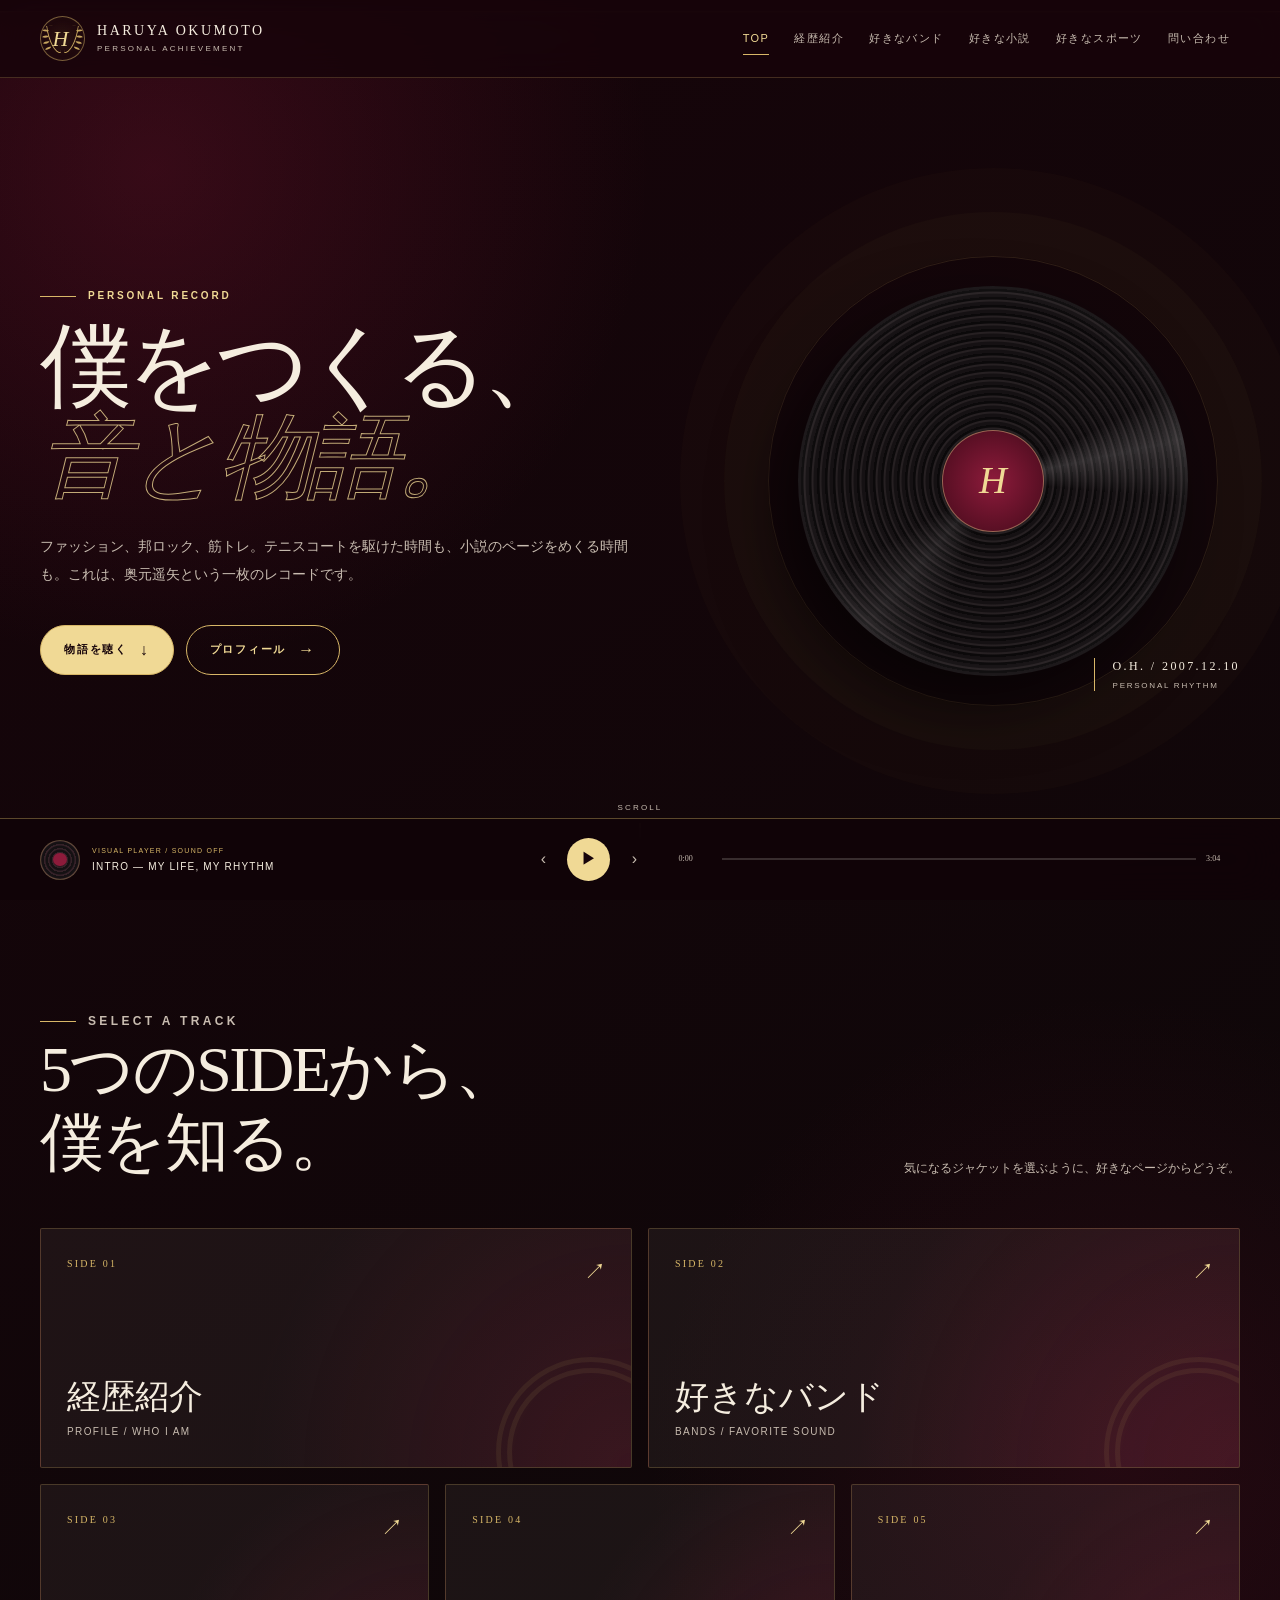
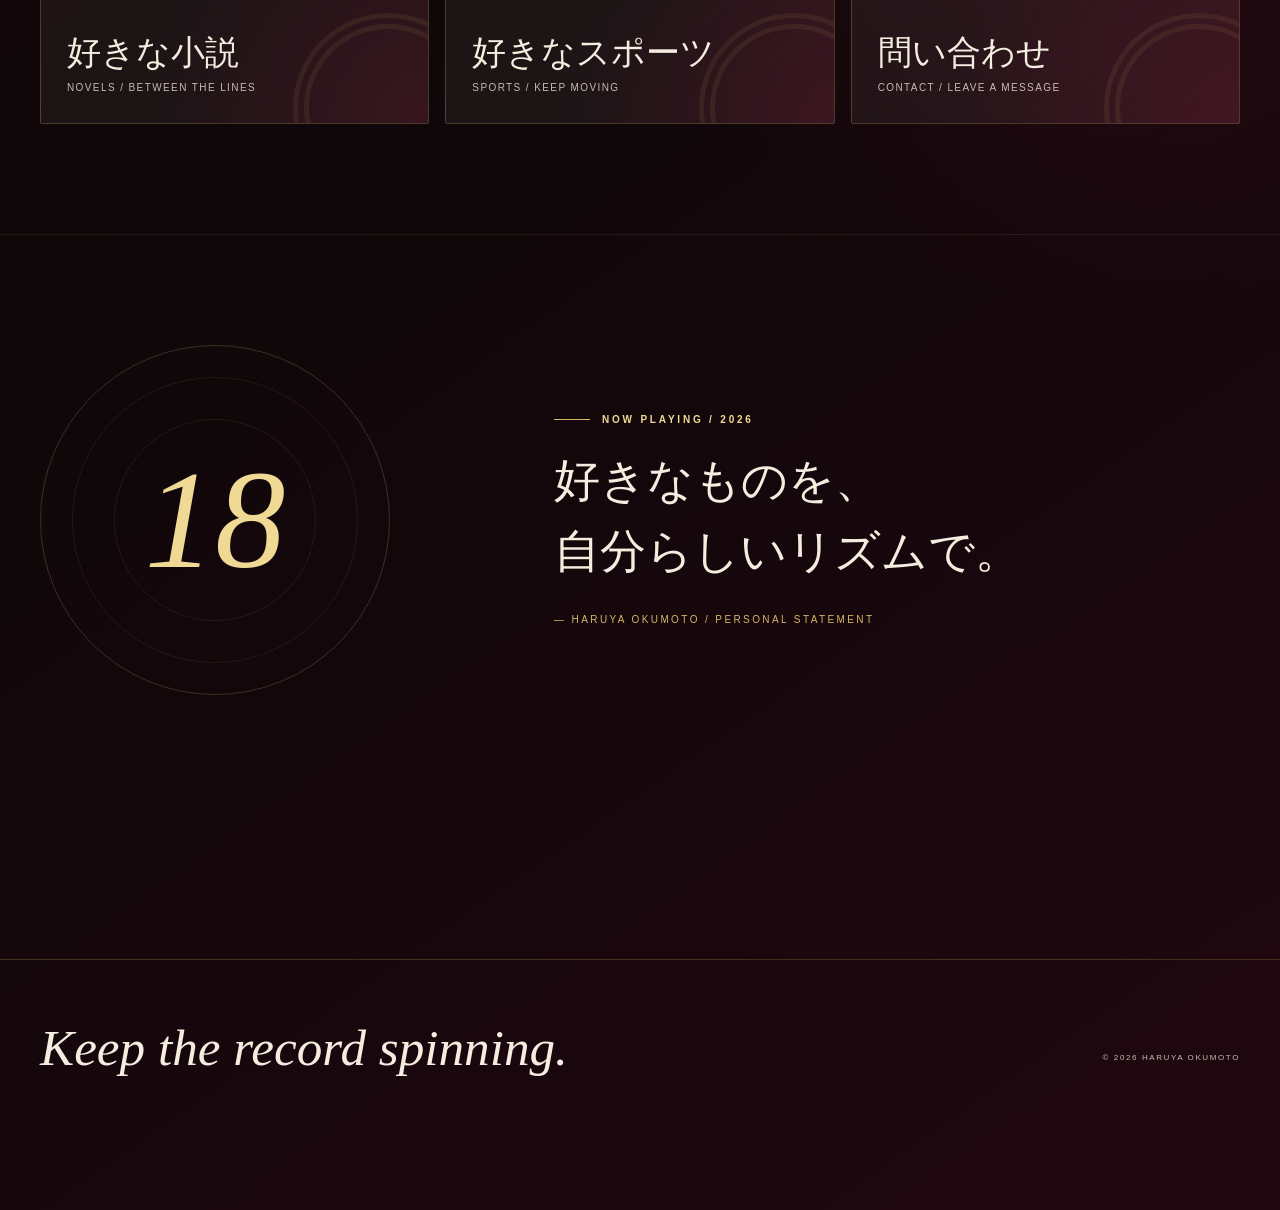
<file: index.html>
<!DOCTYPE html>
<html lang="ja">
<head>
  <meta charset="UTF-8">
  <meta name="viewport" content="width=device-width, initial-scale=1.0">
  <meta name="description" content="奥元遥矢の自己紹介サイト">
  <meta name="theme-color" content="#26060f">
  <title>奥元遥矢 | My History, My life</title>
  <link rel="stylesheet" href="style.css">
  <script src="script.js" defer=""></script>
</head>
<body data-track="0" class="is-ready">
  <a class="skip-link" href="#main">本文へ移動</a>
  <header class="site-header">
    <div class="header-inner">
      <a class="brand" href="index.html" aria-label="奥元遥矢 トップページ">
        <span class="brand-crest" aria-hidden="true">
          <span class="laurel left"><i></i><i></i><i></i><i></i></span>
          <span class="monogram">H</span>
          <span class="laurel right"><i></i><i></i><i></i><i></i></span>
        </span>
        <span class="brand-copy"><strong>HARUYA OKUMOTO</strong><small>PERSONAL ACHIEVEMENT</small></span>
      </a>
      <nav class="desktop-nav" aria-label="メインナビゲーション">
        <a class="active" href="index.html">TOP</a>
        <a href="profile.html">経歴紹介</a>
        <a href="bands.html">好きなバンド</a>
        <a href="novels.html">好きな小説</a>
        <a href="sports.html">好きなスポーツ</a>
        <a href="contact.html">問い合わせ</a>
      </nav>
      <button class="menu-toggle" type="button" aria-label="メニューを開く" aria-expanded="false" data-menu-toggle=""><span></span><span></span></button>
    </div>
  </header>

  <nav class="mobile-nav" aria-label="モバイルナビゲーション">
    <a href="index.html">00 — TOP</a>
    <a href="profile.html">01 — 経歴紹介</a>
    <a href="bands.html">02 — 好きなバンド</a>
    <a href="novels.html">03 — 好きな小説</a>
    <a href="sports.html">04 — 好きなスポーツ</a>
    <a href="contact.html">05 — 問い合わせ</a>
  </nav>

  <main id="main">
    <section class="hero">
      <div class="container hero-grid">
        <div class="hero-copy">
          <p class="eyebrow">Personal record</p>
          <h1>僕をつくる、<span class="outline">音と物語。</span></h1>
          <p class="hero-lead">ファッション、邦ロック、筋トレ。テニスコートを駆けた時間も、小説のページをめくる時間も。これは、奥元遥矢という一枚のレコードです。</p>
          <div class="hero-actions">
            <a class="button primary" href="#chapters">物語を聴く <span class="arrow">↓</span></a>
            <a class="button secondary" href="profile.html">プロフィール <span class="arrow">→</span></a>
          </div>
        </div>
        <div class="record-stage" aria-label="回転するレコードのビジュアル">
          <div class="vinyl"></div>
          <div class="record-caption"><strong>O.H. / 2007.12.10</strong><small>PERSONAL RHYTHM</small></div>
        </div>
      </div>
      <div class="scroll-cue" aria-hidden="true">SCROLL</div>
    </section>

    <section class="section" id="chapters">
      <div class="container">
        <div class="section-heading reveal">
          <div>
            <p class="eyebrow">Select a track</p>
            <h2>5つのSIDEから、<br>僕を知る。</h2>
          </div>
          <p>気になるジャケットを選ぶように、好きなページからどうぞ。</p>
        </div>
        <div class="route-grid">
          <a class="route-card reveal" href="profile.html">
            <span class="route-number">SIDE 01</span><span class="route-arrow">↗</span>
            <h3>経歴紹介</h3><p>PROFILE / WHO I AM</p>
          </a>
          <a class="route-card reveal" href="bands.html">
            <span class="route-number">SIDE 02</span><span class="route-arrow">↗</span>
            <h3>好きなバンド</h3><p>BANDS / FAVORITE SOUND</p>
          </a>
          <a class="route-card reveal" href="novels.html">
            <span class="route-number">SIDE 03</span><span class="route-arrow">↗</span>
            <h3>好きな小説</h3><p>NOVELS / BETWEEN THE LINES</p>
          </a>
          <a class="route-card reveal" href="sports.html">
            <span class="route-number">SIDE 04</span><span class="route-arrow">↗</span>
            <h3>好きなスポーツ</h3><p>SPORTS / KEEP MOVING</p>
          </a>
          <a class="route-card reveal" href="contact.html">
            <span class="route-number">SIDE 05</span><span class="route-arrow">↗</span>
            <h3>問い合わせ</h3><p>CONTACT / LEAVE A MESSAGE</p>
          </a>
        </div>
      </div>
    </section>

    <section class="section">
      <div class="container quote-block reveal">
        <div class="quote-number" aria-hidden="true">18</div>
        <div class="quote-copy">
          <p class="eyebrow">Now playing / 2026</p>
          <blockquote>好きなものを、<br>自分らしいリズムで。</blockquote>
          <cite>— HARUYA OKUMOTO / PERSONAL STATEMENT</cite>
        </div>
      </div>
    </section>
  </main>

  <footer class="site-footer">
    <div class="container footer-inner">
      <p class="footer-title">Keep the record spinning.</p>
      <p class="footer-meta">© 2026 HARUYA OKUMOTO</p>
    </div>
  </footer>

  <div class="music-player" role="region" aria-label="ビジュアル音楽プレイヤー">
    <div class="player-inner">
      <div class="now-playing">
        <span class="mini-record" aria-hidden="true"></span>
        <span class="now-copy">
          <small>VISUAL PLAYER / SOUND OFF</small>
          <strong data-track-title="">INTRO — MY LIFE, MY RHYTHM</strong>
        </span>
      </div>
      <div class="player-controls">
        <button class="player-button" type="button" aria-label="前のトラック" data-player-prev="">‹</button>
        <button class="player-button play-toggle" type="button" aria-label="再生" data-player-toggle=""><span data-play-icon="">▶</span></button>
        <button class="player-button" type="button" aria-label="次のトラック" data-player-next="">›</button>
      </div>
      <div class="player-progress">
        <span data-current-time="">0:00</span>
          <div class="progress-track" role="slider" aria-label="再生位置" aria-valuemin="0" aria-valuemax="100" tabindex="0" data-progress-track="">
            <span class="progress-fill" data-progress-fill="" style="width: 0%;"></span>
          </div><span data-total-time="">3:04
        </span>
      </div>
    </div>
  </div>
  <div class="toast" role="status" aria-live="polite" data-toast=""></div>


</body>
</file>
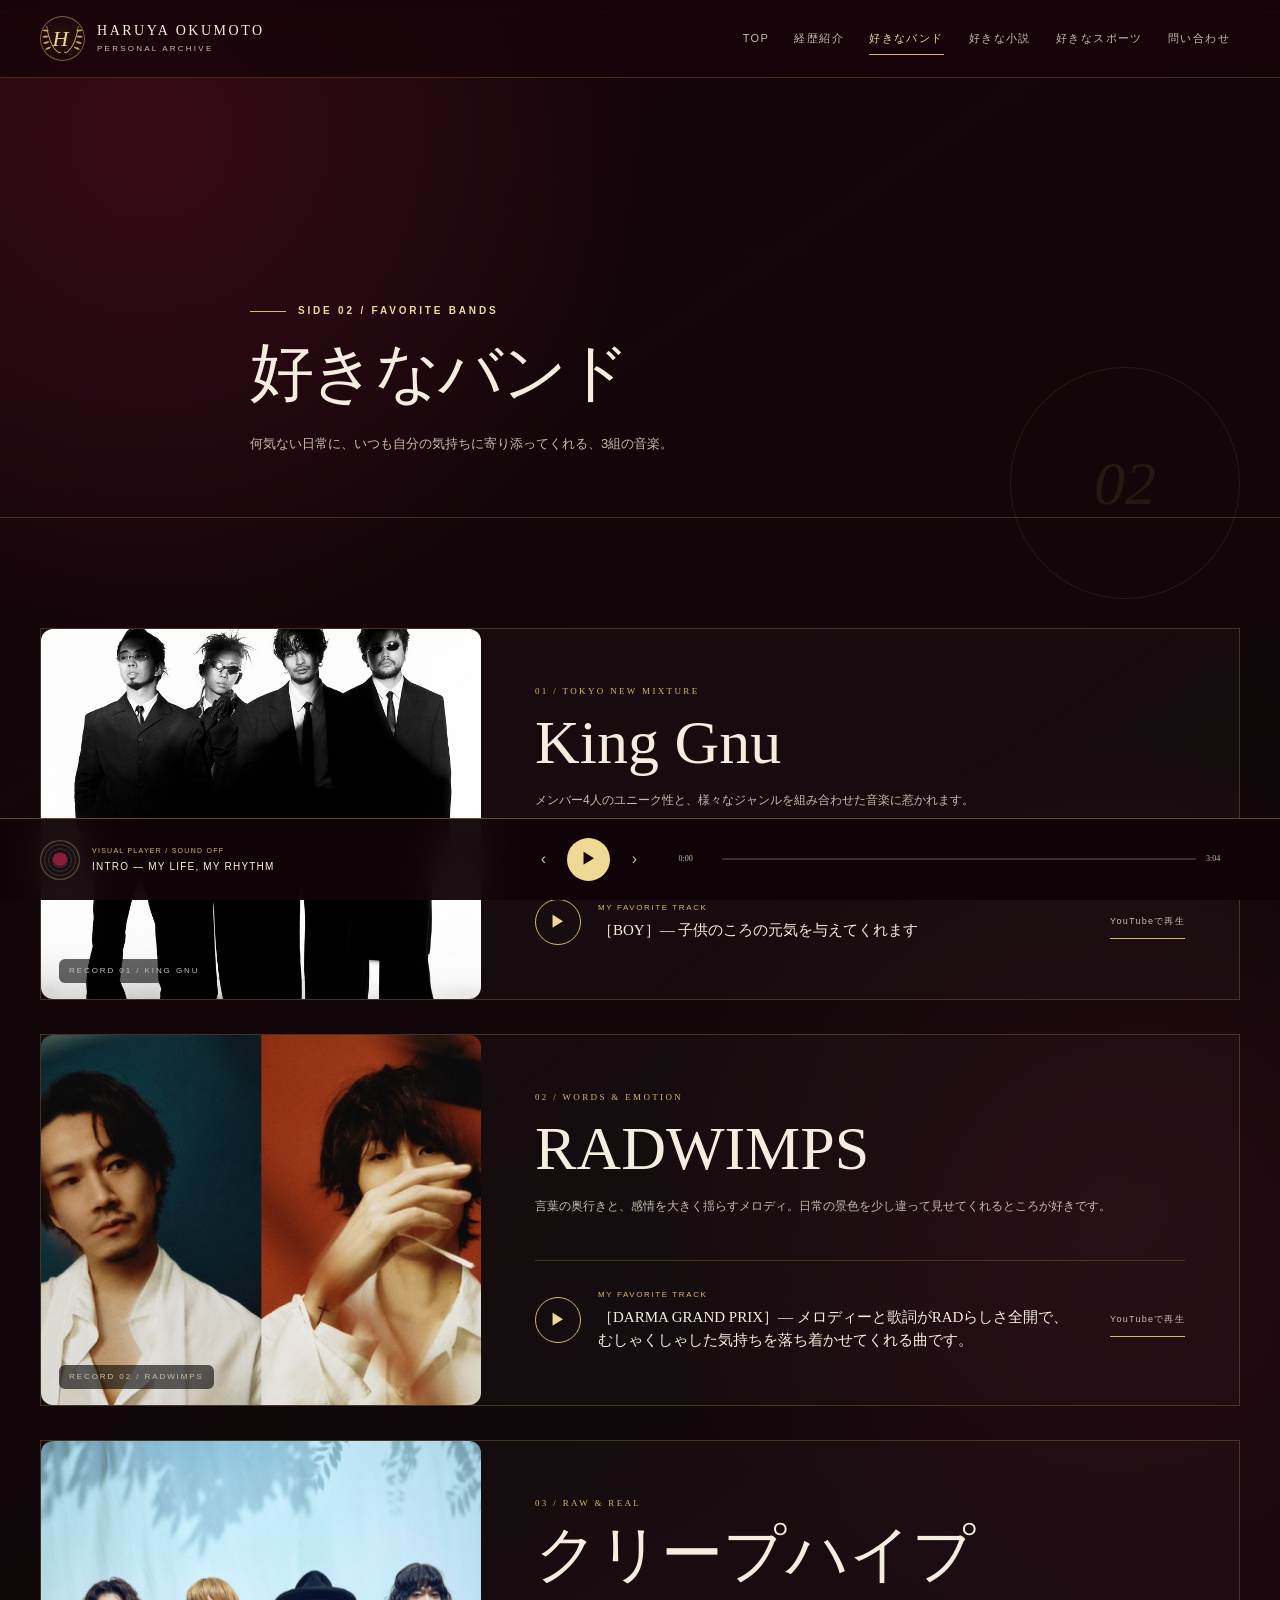
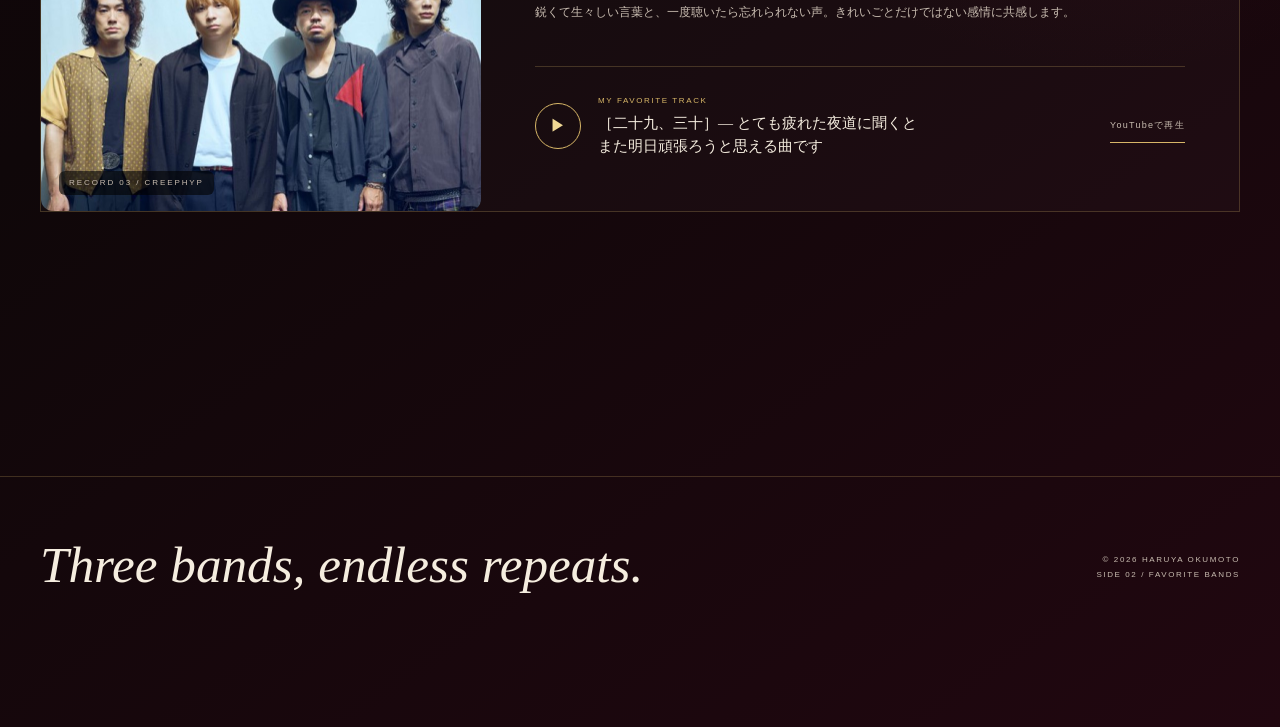
<file: bands.html>
<!DOCTYPE html>
<html lang="ja">
<head>
  <meta charset="UTF-8">
  <meta name="viewport" content="width=device-width, initial-scale=1.0">
  <meta name="description" content="奥元遥矢の好きなバンド">
  <meta name="theme-color" content="#26060f">
  <title>好きなバンド | 奥元遥矢</title>
  <link rel="stylesheet" href="style.css">
  <script src="script.js" defer></script>
</head>
<body data-track="2">
  <a class="skip-link" href="#main">本文へ移動</a>
  <header class="site-header">
    <div class="header-inner">
      <a class="brand" href="index.html" aria-label="奥元遥矢 トップページ">
        <span class="brand-crest" aria-hidden="true">
          <span class="laurel left"><i></i><i></i><i></i><i></i></span>
          <span class="monogram">H</span>
          <span class="laurel right"><i></i><i></i><i></i><i></i></span>
        </span>
        <span class="brand-copy"><strong>HARUYA OKUMOTO</strong><small>PERSONAL ARCHIVE</small></span>
      </a>
      <nav class="desktop-nav" aria-label="メインナビゲーション">
        <a href="index.html">TOP</a>
        <a href="profile.html">経歴紹介</a>
        <a class="active" href="bands.html">好きなバンド</a>
        <a href="novels.html">好きな小説</a>
        <a href="sports.html">好きなスポーツ</a>
        <a href="contact.html">問い合わせ</a>
      </nav>
      <button class="menu-toggle" type="button" aria-label="メニューを開く" aria-expanded="false" data-menu-toggle=""><span></span><span></span></button>
    </div>
  </header>
  <nav class="mobile-nav" aria-label="モバイルナビゲーション">
    <a href="index.html">00 — TOP</a>
    <a href="profile.html">01 — 経歴紹介</a>
    <a href="bands.html">02 — 好きなバンド</a>
    <a href="novels.html">03 — 好きな小説</a>
    <a href="sports.html">04 — 好きなスポーツ</a>
    <a href="contact.html">05 — 問い合わせ</a>
  </nav>

  <main id="main">
    <section class="page-hero" data-side="02">
      <div class="container page-hero-copy">
        <p class="eyebrow">Side 02 / Favorite bands</p>
        <h1 class="page-title">好きなバンド</h1>
        <p class="page-description">何気ない日常に、いつも自分の気持ちに寄り添ってくれる、3組の音楽。</p>
      </div>
    </section>

    <section class="section">
      <div class="container band-list">
        <article class="band-card reveal">
          <div class="album-art"><img src="images/kinggnu.JPG" alt="King Gnu"><span class="album-index">RECORD 01 / KING GNU</span></div>
          <div class="band-content">
            <span class="band-kicker">01 / TOKYO NEW MIXTURE</span>
            <h2>King Gnu</h2>
            <p class="band-intro">メンバー4人のユニーク性と、様々なジャンルを組み合わせた音楽に惹かれます。</p>
            <div class="favorite-track">
              <button class="track-play" type="button" aria-label="King Gnuのビジュアル再生" data-demo-track="King Gnu">▶</button>
              <span class="track-meta"><small>MY FAVORITE TRACK</small><strong>［BOY］— 子供のころの元気を与えてくれます</strong></span>
              <a class="placeholder-link" href="https://youtu.be/OHMFoFIZF-4?si=AOyc0P_-ONfd1lYS" target="_blank" rel="noopener noreferrer">YouTubeで再生</a>
            </div>
          </div>
        </article>

        <article class="band-card reveal">
          <div class="album-art"><img src="images/radwimps.JPG" alt="RADWIMPS"><span class="album-index">RECORD 02 / RADWIMPS</span></div>
          <div class="band-content">
            <span class="band-kicker">02 / WORDS &amp; EMOTION</span>
            <h2>RADWIMPS</h2>
            <p class="band-intro">言葉の奥行きと、感情を大きく揺らすメロディ。日常の景色を少し違って見せてくれるところが好きです。</p>
            <div class="favorite-track">
              <button class="track-play" type="button" aria-label="RADWIMPSのビジュアル再生" data-demo-track="RADWIMPS">▶</button>
              <span class="track-meta"><small>MY FAVORITE TRACK</small><strong>［DARMA GRAND PRIX］— メロディーと歌詞がRADらしさ全開で、<br>むしゃくしゃした気持ちを落ち着かせてくれる曲です。</strong></span>
              <a class="placeholder-link" href="https://youtu.be/pqZqYNPqaL0?si=oA6NtMtrsPEEuw84" target="_blank" rel="noopener noreferrer">YouTubeで再生</a>
            </div>
          </div>
        </article>

        <article class="band-card reveal">
          <div class="album-art"><img src="images/creephyp.JPG" alt="クリープハイプ"><span class="album-index">RECORD 03 / CREEPHYP</span></div>
          <div class="band-content">
            <span class="band-kicker">03 / RAW &amp; REAL</span>
            <h2>クリープハイプ</h2>
            <p class="band-intro">鋭くて生々しい言葉と、一度聴いたら忘れられない声。きれいごとだけではない感情に共感します。</p>
            <div class="favorite-track">
              <button class="track-play" type="button" aria-label="クリープハイプのビジュアル再生" data-demo-track="クリープハイプ">▶</button>
              <span class="track-meta"><small>MY FAVORITE TRACK</small><strong>［二十九、三十］— とても疲れた夜道に聞くと<br>また明日頑張ろうと思える曲です</strong></span>
              <a class="placeholder-link" href="https://youtu.be/-GzStwBn1RE?si=athqegoJyCTU8PUH" target="_blank" rel="noopener noreferrer">YouTubeで再生</a>
            </div>
          </div>
        </article>
      </div>
    </section>
  </main>

  <footer class="site-footer"><div class="container footer-inner"><p class="footer-title">Three bands, endless repeats.</p><p class="footer-meta">© 2026 HARUYA OKUMOTO<br>SIDE 02 / FAVORITE BANDS</p></div></footer>
  <div class="music-player" role="region" aria-label="ビジュアル音楽プレイヤー"><div class="player-inner"><div class="now-playing"><span class="mini-record" aria-hidden="true"></span><span class="now-copy"><small>VISUAL PLAYER / SOUND OFF</small><strong data-track-title>BANDS — FAVORITE SOUND</strong></span></div><div class="player-controls"><button class="player-button" type="button" aria-label="前のトラック" data-player-prev>‹</button><button class="player-button play-toggle" type="button" aria-label="再生" data-player-toggle><span data-play-icon>▶</span></button><button class="player-button" type="button" aria-label="次のトラック" data-player-next>›</button></div><div class="player-progress"><span data-current-time>0:00</span><div class="progress-track" role="slider" aria-label="再生位置" aria-valuemin="0" aria-valuemax="100" tabindex="0" data-progress-track><span class="progress-fill" data-progress-fill></span></div><span data-total-time>3:35</span></div></div></div>
  <div class="toast" role="status" aria-live="polite" data-toast></div>
</body>
</html>
</file>
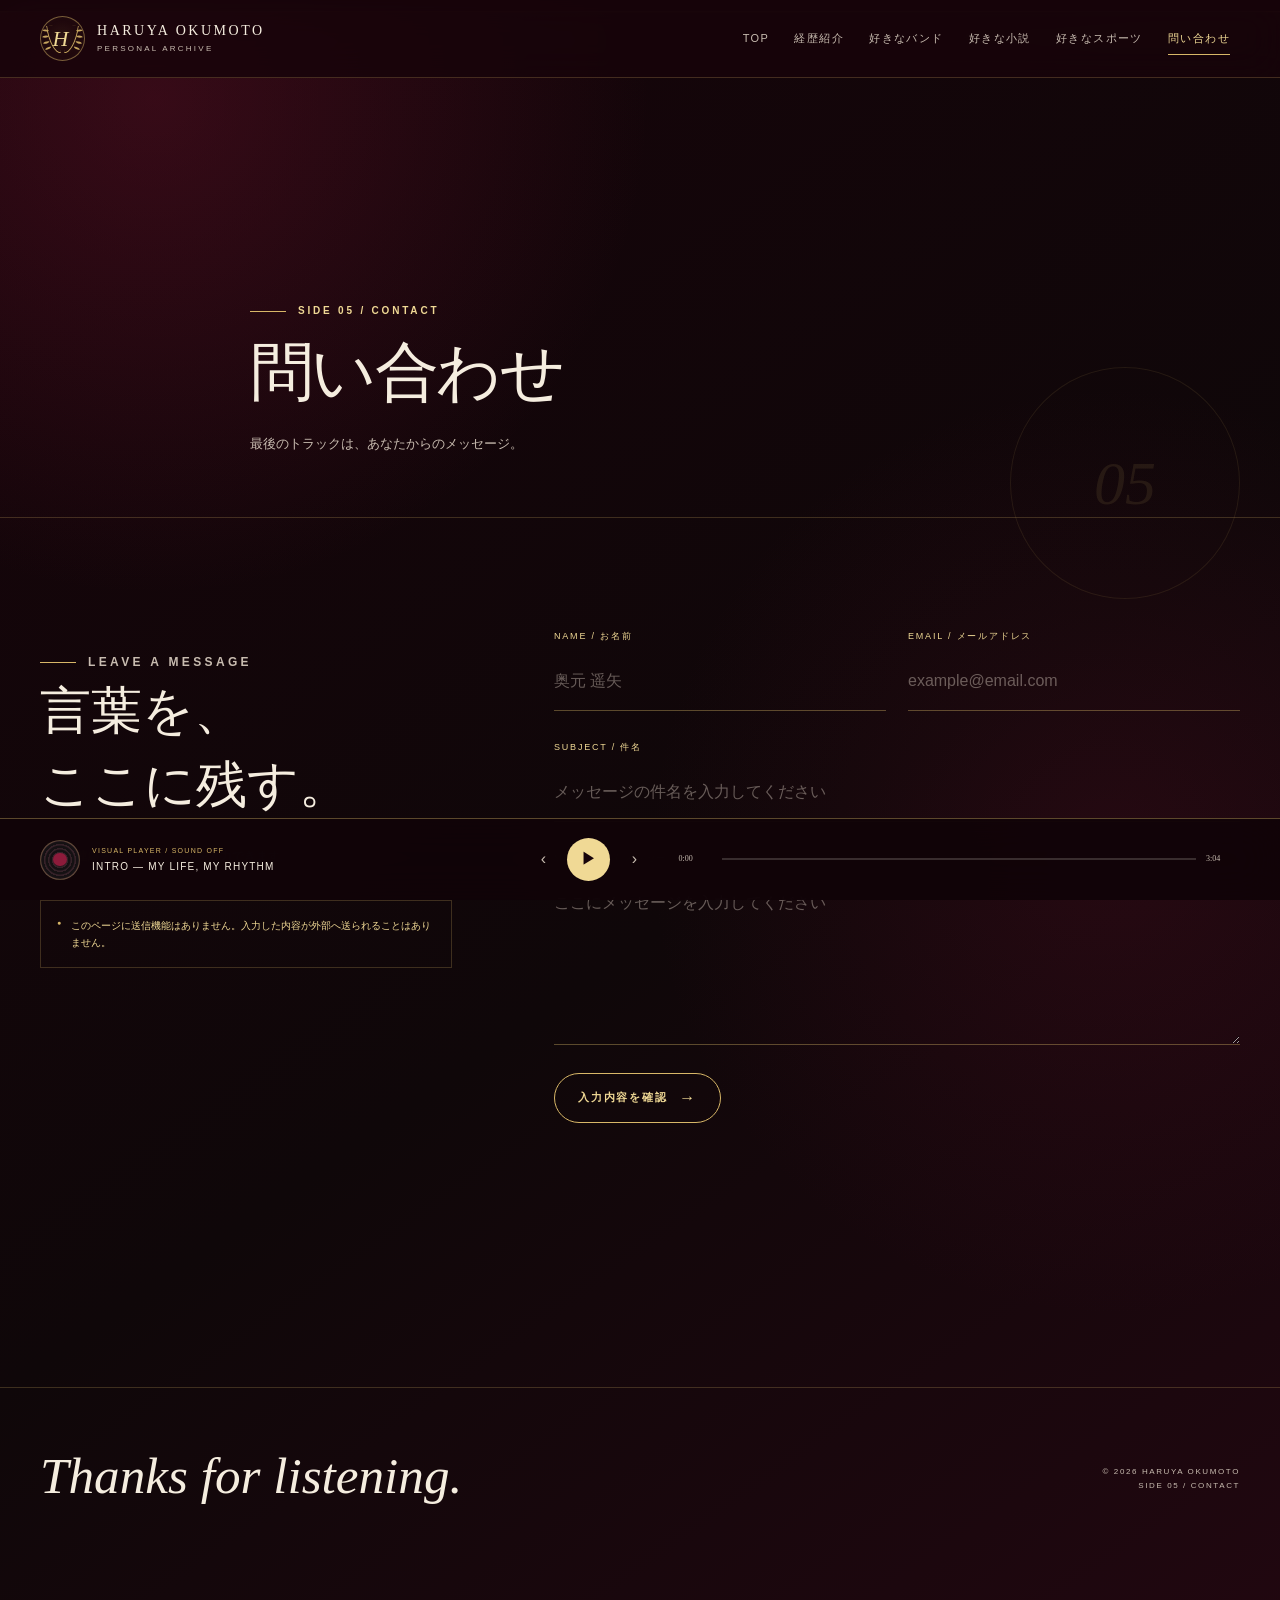
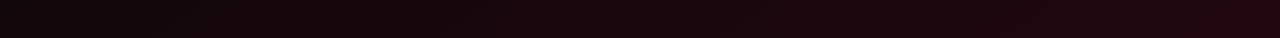
<file: contact.html>
<!DOCTYPE html>
<html lang="ja">
    <head>
        <meta charset="UTF-8">
        <meta name="viewport" content="width=device-width, initial-scale=1.0">
        <meta name="description" content="奥元遥矢への問い合わせ入力ページ。送信機能はなく、テキスト入力のみ利用できます。">
        <meta name="theme-color" content="#26060f">
        <title>問い合わせ | 奥元遥矢</title>
        <link rel="stylesheet" href="style.css">
        <script src="script.js" defer></script>
    </head>
    <body data-track="5">
        <a class="skip-link" href="#main">本文へ移動</a>
        <header class="site-header">
            <div class="header-inner">
                <a class="brand" href="index.html" aria-label="奥元遥矢 トップページ">
                    <span class="brand-crest" aria-hidden="true">
                        <span class="laurel left">
                            <i></i>
                            <i></i>
                            <i></i>
                            <i></i>
                        </span>
                        <span class="monogram">H</span>
                        <span class="laurel right">
                            <i></i>
                            <i></i>
                            <i></i>
                            <i></i>
                        </span>
                    </span>
                    <span class="brand-copy">
                        <strong>HARUYA OKUMOTO</strong>
                        <small>PERSONAL ARCHIVE</small>
                    </span>
                </a>
                <nav class="desktop-nav" aria-label="メインナビゲーション">
                    <a href="index.html">TOP</a>
                    <a href="profile.html">経歴紹介</a>
                    <a href="bands.html">好きなバンド</a>
                    <a href="novels.html">好きな小説</a>
                    <a href="sports.html">好きなスポーツ</a>
                    <a class="active" href="contact.html">問い合わせ</a>
                </nav>
                <button class="menu-toggle" type="button" aria-label="メニューを開く" aria-expanded="false" data-menu-toggle>
                    <span></span>
                    <span></span>
                </button>
            </div>
        </header>
        <nav class="mobile-nav" aria-label="モバイルナビゲーション">
            <a href="index.html">00 — TOP</a>
            <a href="profile.html">01 — 経歴紹介</a>
            <a href="bands.html">02 — 好きなバンド</a>
            <a href="novels.html">03 — 好きな小説</a>
            <a href="sports.html">04 — 好きなスポーツ</a>
            <a href="contact.html">05 — 問い合わせ</a>
        </nav>
        <main id="main">
            <section class="page-hero" data-side="05">
                <div class="container page-hero-copy">
                    <p class="eyebrow">Side 05 / Contact</p>
                    <h1 class="page-title">問い合わせ</h1>
                    <p class="page-description">最後のトラックは、あなたからのメッセージ。</p>
                </div>
            </section>
            <section class="section">
                <div class="container contact-layout">
                    <div class="contact-side reveal">
                        <p class="eyebrow">Leave a message</p>
                        <h2>
                            言葉を、<br>ここに残す。
                        </h2>
                        <p>名前や連絡先、伝えたい内容を入力できます。</p>
                        <div class="no-send-note">このページに送信機能はありません。入力した内容が外部へ送られることはありません。</div>
                    </div>
                    <form class="contact-form reveal" data-contact-form>
                        <div class="form-row">
                            <div class="field">
                                <label for="name">NAME / お名前</label>
                                <input id="name" name="name" type="text" placeholder="奥元 遥矢" autocomplete="name" data-draft-field>
                            </div>
                            <div class="field">
                                <label for="email">EMAIL / メールアドレス</label>
                                <input id="email" name="email" type="email" placeholder="example@email.com" autocomplete="email" data-draft-field>
                            </div>
                        </div>
                        <div class="field">
                            <label for="subject">SUBJECT / 件名</label>
                            <input id="subject" name="subject" type="text" placeholder="メッセージの件名を入力してください" data-draft-field>
                        </div>
                        <div class="field">
                            <label for="message">MESSAGE / メッセージ</label>
                            <textarea id="message" name="message" placeholder="ここにメッセージを入力してください" data-draft-field></textarea>
                        </div>
                        <button class="button secondary" type="submit">
                            入力内容を確認 <span class="arrow">→</span>
                        </button>
                    </form>
                </div>
            </section>
        </main>
        <footer class="site-footer">
            <div class="container footer-inner">
                <p class="footer-title">Thanks for listening.</p>
                <p class="footer-meta">
                    © 2026 HARUYA OKUMOTO<br>SIDE 05 / CONTACT
                </p>
            </div>
        </footer>
        <div class="music-player" role="region" aria-label="ビジュアル音楽プレイヤー">
            <div class="player-inner">
                <div class="now-playing">
                    <span class="mini-record" aria-hidden="true"></span>
                    <span class="now-copy">
                        <small>VISUAL PLAYER / SOUND OFF</small>
                        <strong data-track-title>CONTACT — LEAVE A MESSAGE</strong>
                    </span>
                </div>
                <div class="player-controls">
                    <button class="player-button" type="button" aria-label="前のトラック" data-player-prev>‹</button>
                    <button class="player-button play-toggle" type="button" aria-label="再生" data-player-toggle>
                        <span data-play-icon>▶</span>
                    </button>
                    <button class="player-button" type="button" aria-label="次のトラック" data-player-next>›</button>
                </div>
                <div class="player-progress">
                    <span data-current-time>0:00</span>
                    <div class="progress-track" role="slider" aria-label="再生位置" aria-valuemin="0" aria-valuemax="100" tabindex="0" data-progress-track>
                        <span class="progress-fill" data-progress-fill></span>
                    </div>
                    <span data-total-time>2:56</span>
                </div>
            </div>
        </div>
        <div class="toast" role="status" aria-live="polite" data-toast></div>
    </body>
</html>
</file>
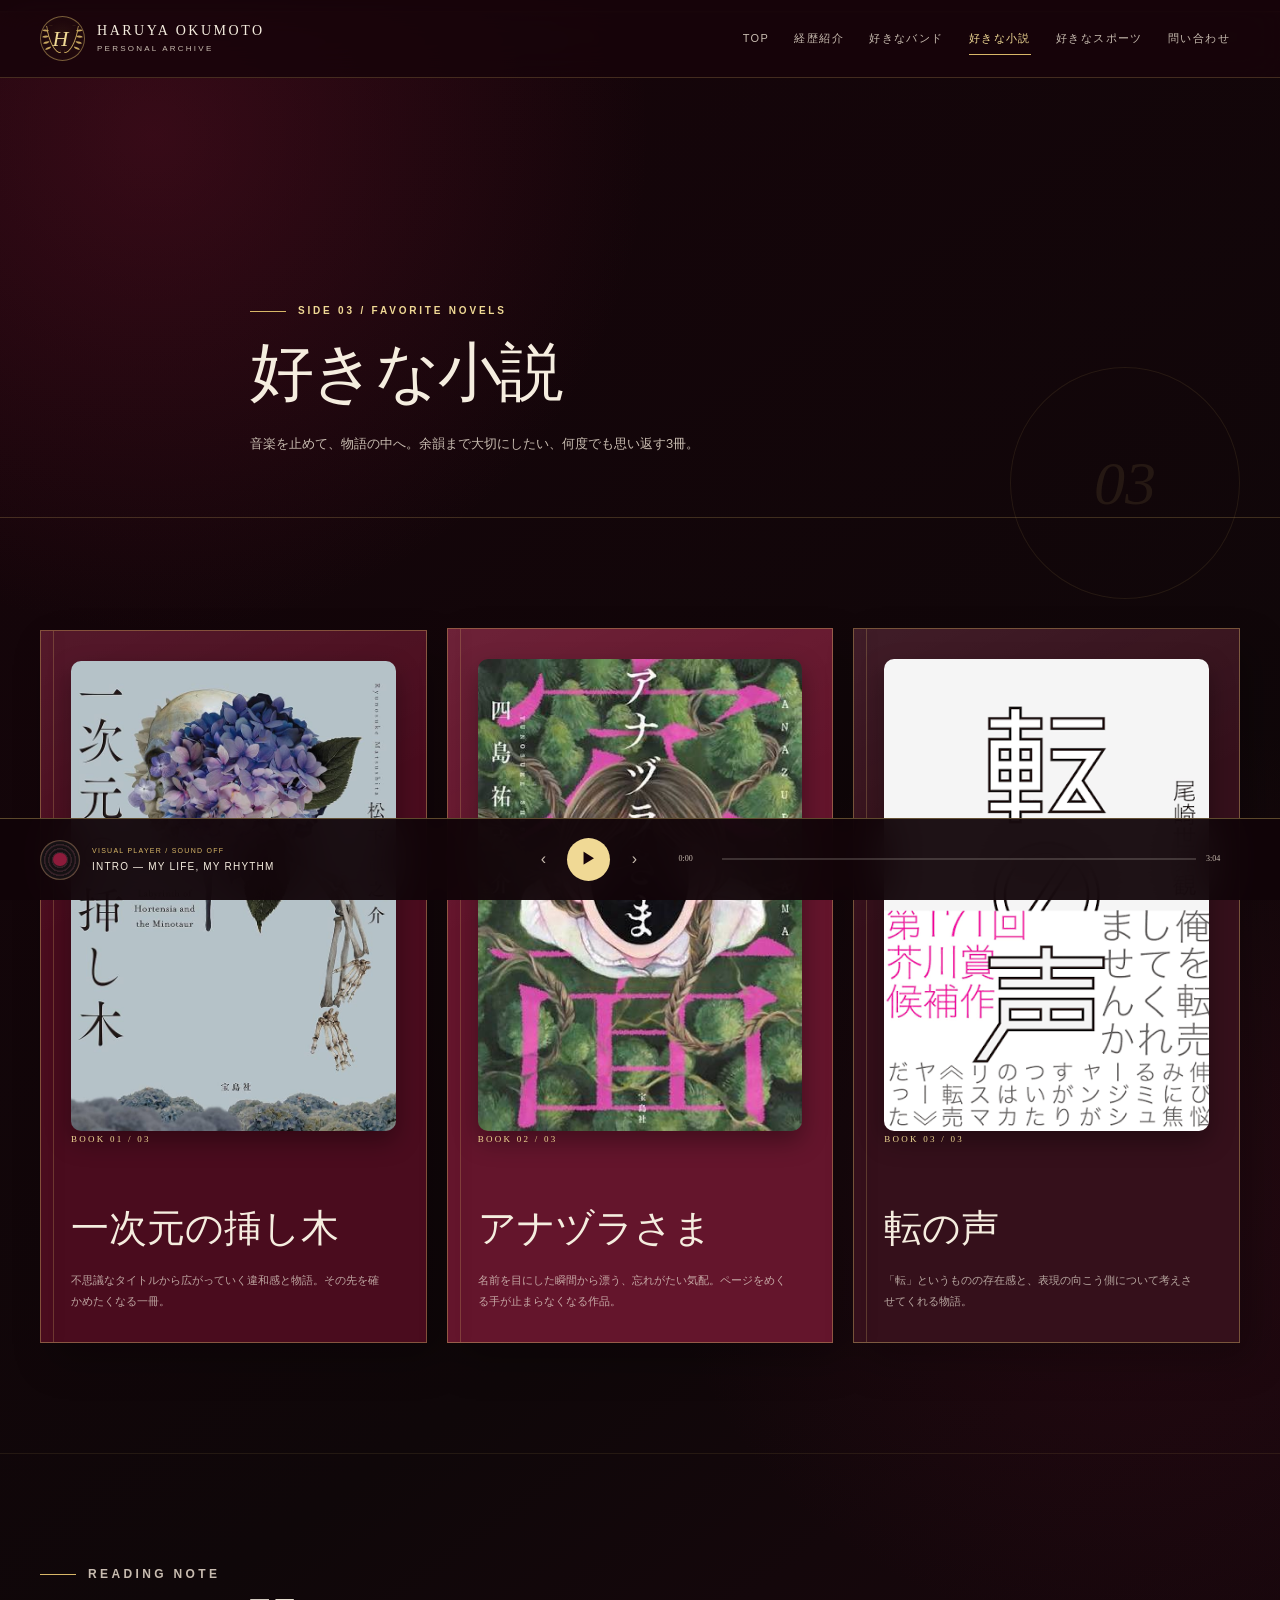
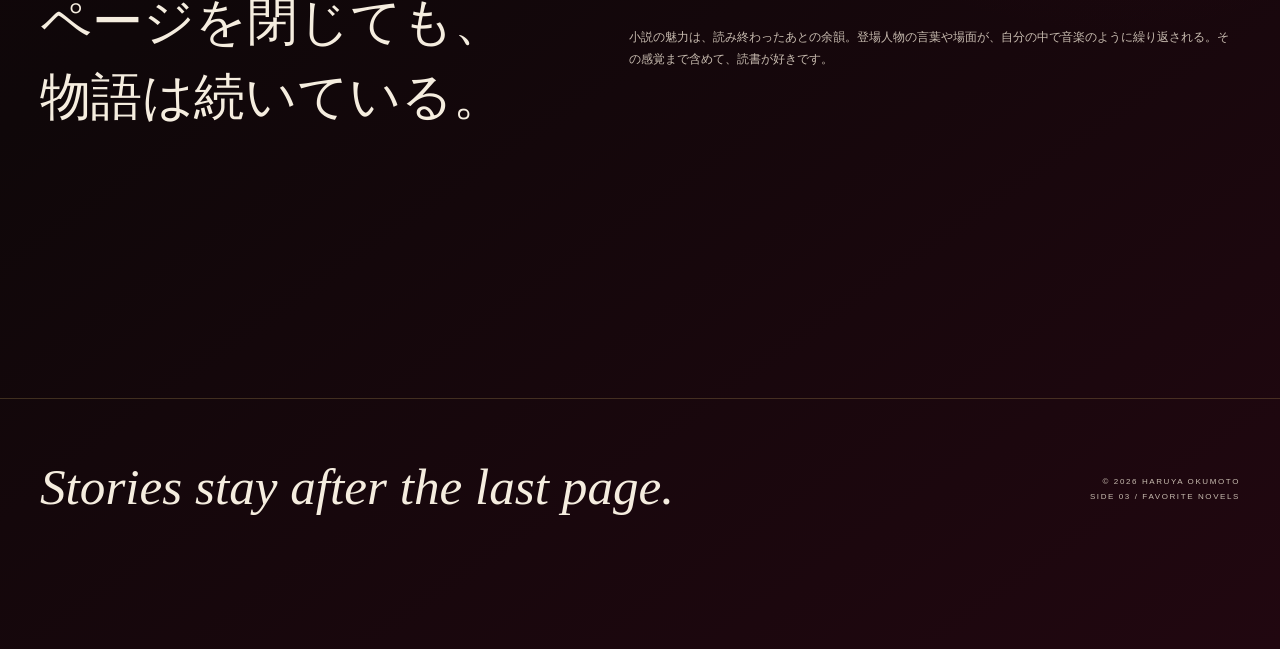
<file: novels.html>
<!DOCTYPE html>
<html lang="ja">
<head>
  <meta charset="UTF-8">
  <meta name="viewport" content="width=device-width, initial-scale=1.0">
  <meta name="description" content="奥元遥矢の好きな小説。一次元の挿し木、アナヅラさま、転の声を紹介します。">
  <meta name="theme-color" content="#26060f">
  <title>好きな小説 | 奥元遥矢</title>
  <link rel="stylesheet" href="style.css">
  <script src="script.js" defer></script>
</head>
<body data-track="3">
  <a class="skip-link" href="#main">本文へ移動</a>
  <header class="site-header">
    <div class="header-inner">
      <a class="brand" href="index.html" aria-label="奥元遥矢 トップページ">
        <span class="brand-crest" aria-hidden="true">
          <span class="laurel left">
            <i></i>
            <i></i>
            <i></i>
            <i></i>
          </span>
          <span class="monogram">H</span>
          <span class="laurel right">
            <i></i>
            <i></i>
            <i></i>
            <i></i>
          </span>
        </span>
        <span class="brand-copy"><strong>HARUYA OKUMOTO</strong><small>PERSONAL ARCHIVE</small></span>
      </a>
      <nav class="desktop-nav" aria-label="メインナビゲーション">
        <a href="index.html">TOP</a>
        <a href="profile.html">経歴紹介</a>
        <a href="bands.html">好きなバンド</a>
        <a class="active" href="novels.html">好きな小説</a>
        <a href="sports.html">好きなスポーツ</a>
        <a href="contact.html">問い合わせ</a>
      </nav>
      <button class="menu-toggle" type="button" aria-label="メニューを開く" aria-expanded="false" data-menu-toggle><span></span><span></span></button>
    </div>
  </header>
  <nav class="mobile-nav" aria-label="モバイルナビゲーション">
    <a href="index.html">00 — TOP</a>
    <a href="profile.html">01 — 経歴紹介</a>
    <a href="bands.html">02 — 好きなバンド</a>
    <a href="novels.html">03 — 好きな小説</a>
    <a href="sports.html">04 — 好きなスポーツ</a>
    <a href="contact.html">05 — 問い合わせ</a>
  </nav>

  <main id="main">
    <section class="page-hero" data-side="03">
      <div class="container page-hero-copy">
        <p class="eyebrow">Side 03 / Favorite novels</p>
        <h1 class="page-title">好きな小説</h1>
        <p class="page-description">音楽を止めて、物語の中へ。余韻まで大切にしたい、何度でも思い返す3冊。</p>
      </div>
    </section>

    <section class="section">
      <div class="container novel-shelf">
        <article class="book-card reveal" style="--book-color:#4a0c1e">
          <img class="book-cover" src="images/sashiki.jpg" alt="一次元の挿し木">
          <span class="book-number">BOOK 01 / 03</span>
          <h2>一次元の挿し木</h2>
          <p>不思議なタイトルから広がっていく違和感と物語。その先を確かめたくなる一冊。</p>
        </article>
        <article class="book-card reveal" style="--book-color:#64152c">
          <img class="book-cover" src="images/ana.jpg" alt="アナヅラさま">
          <span class="book-number">BOOK 02 / 03</span>
          <h2>アナヅラさま</h2>
          <p>名前を目にした瞬間から漂う、忘れがたい気配。ページをめくる手が止まらなくなる作品。</p>
        </article>
        <article class="book-card reveal" style="--book-color:#35101b">
          <img class="book-cover" src="images/ten.png" alt="転の声">
          <span class="book-number">BOOK 03 / 03</span>
          <h2>転の声</h2>
          <p>「転」というものの存在感と、表現の向こう側について考えさせてくれる物語。</p>
        </article>
      </div>
    </section>

    <section class="section">
      <div class="container reading-note reveal">
        <div><p class="eyebrow">Reading note</p><h2>ページを閉じても、<br>物語は続いている。</h2></div>
        <p>小説の魅力は、読み終わったあとの余韻。登場人物の言葉や場面が、自分の中で音楽のように繰り返される。その感覚まで含めて、読書が好きです。</p>
      </div>
    </section>
  </main>

  <footer class="site-footer"><div class="container footer-inner"><p class="footer-title">Stories stay after the last page.</p><p class="footer-meta">© 2026 HARUYA OKUMOTO<br>SIDE 03 / FAVORITE NOVELS</p></div></footer>
  <div class="music-player" role="region" aria-label="ビジュアル音楽プレイヤー"><div class="player-inner"><div class="now-playing"><span class="mini-record" aria-hidden="true"></span><span class="now-copy"><small>VISUAL PLAYER / SOUND OFF</small><strong data-track-title>NOVELS — BETWEEN THE LINES</strong></span></div><div class="player-controls"><button class="player-button" type="button" aria-label="前のトラック" data-player-prev>‹</button><button class="player-button play-toggle" type="button" aria-label="再生" data-player-toggle><span data-play-icon>▶</span></button><button class="player-button" type="button" aria-label="次のトラック" data-player-next>›</button></div><div class="player-progress"><span data-current-time>0:00</span><div class="progress-track" role="slider" aria-label="再生位置" aria-valuemin="0" aria-valuemax="100" tabindex="0" data-progress-track><span class="progress-fill" data-progress-fill></span></div><span data-total-time>3:26</span></div></div></div>
  <div class="toast" role="status" aria-live="polite" data-toast></div>
</body>
</html>
</file>
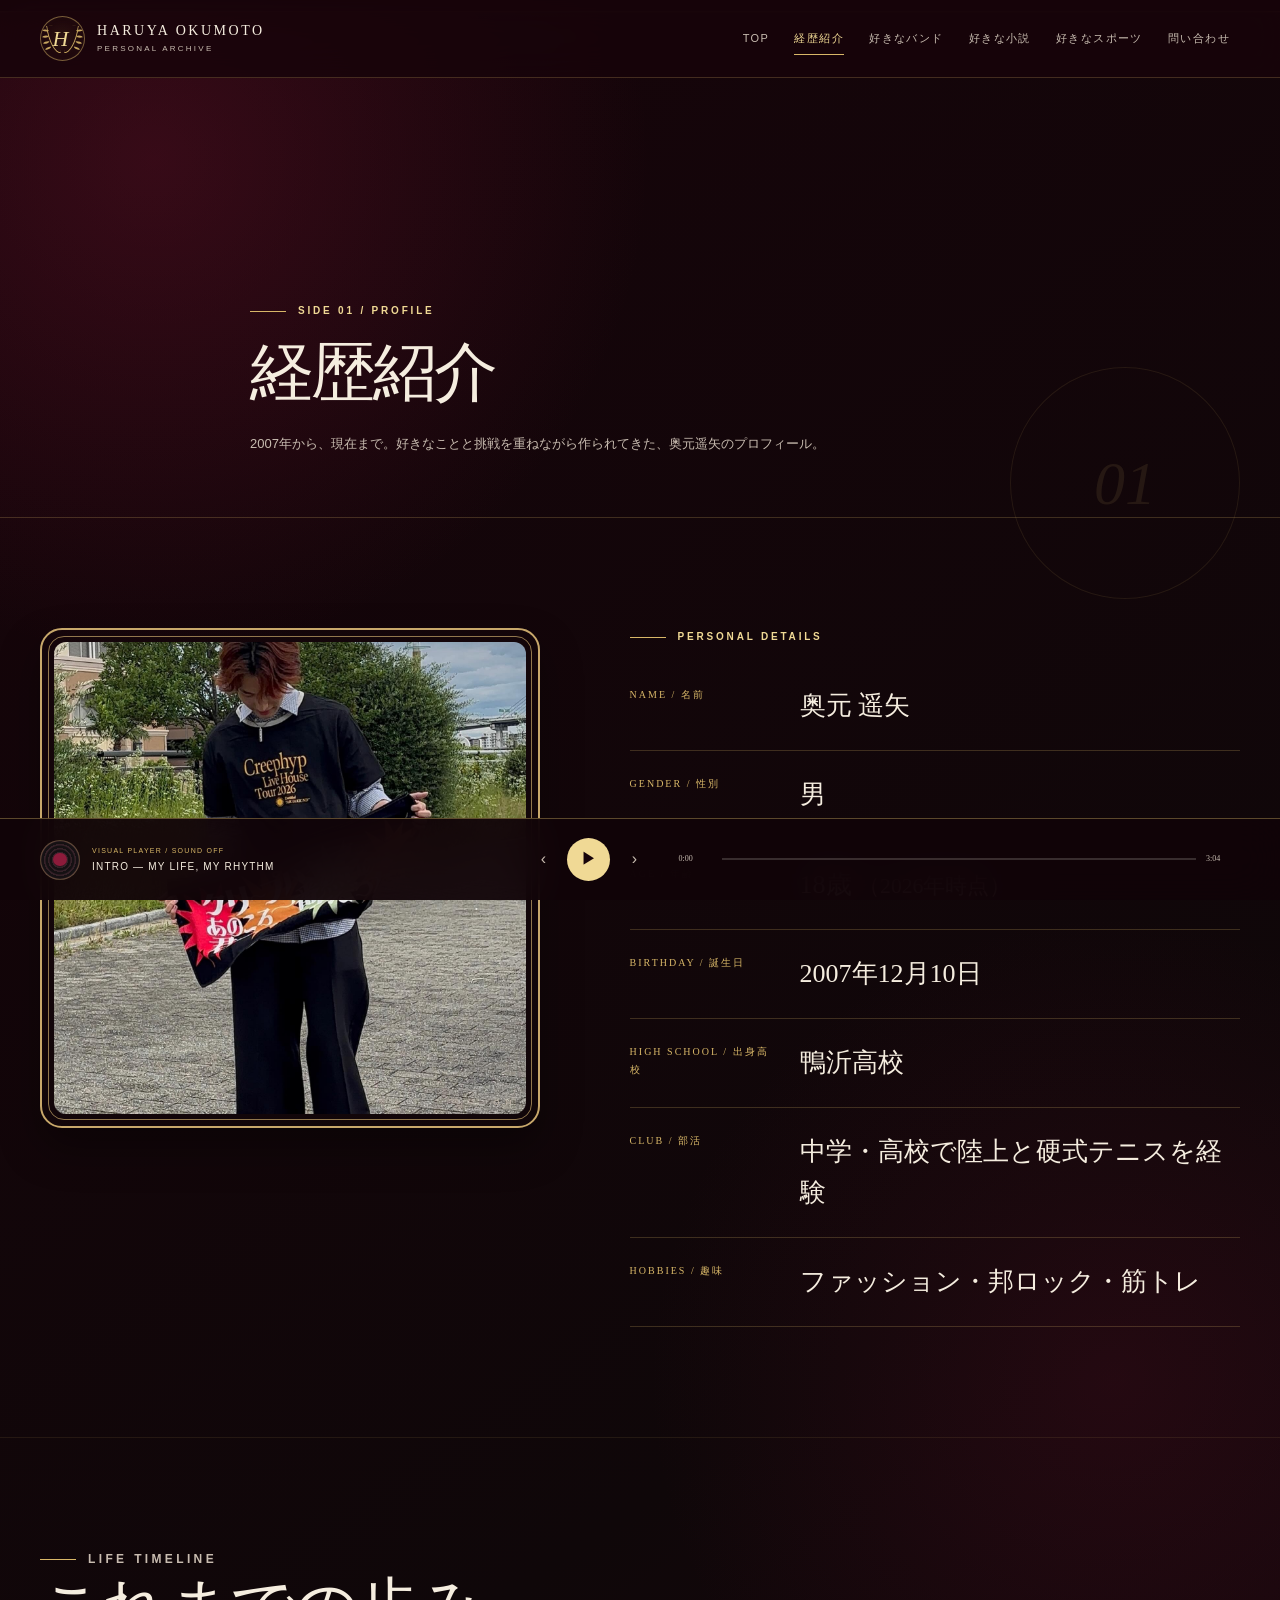
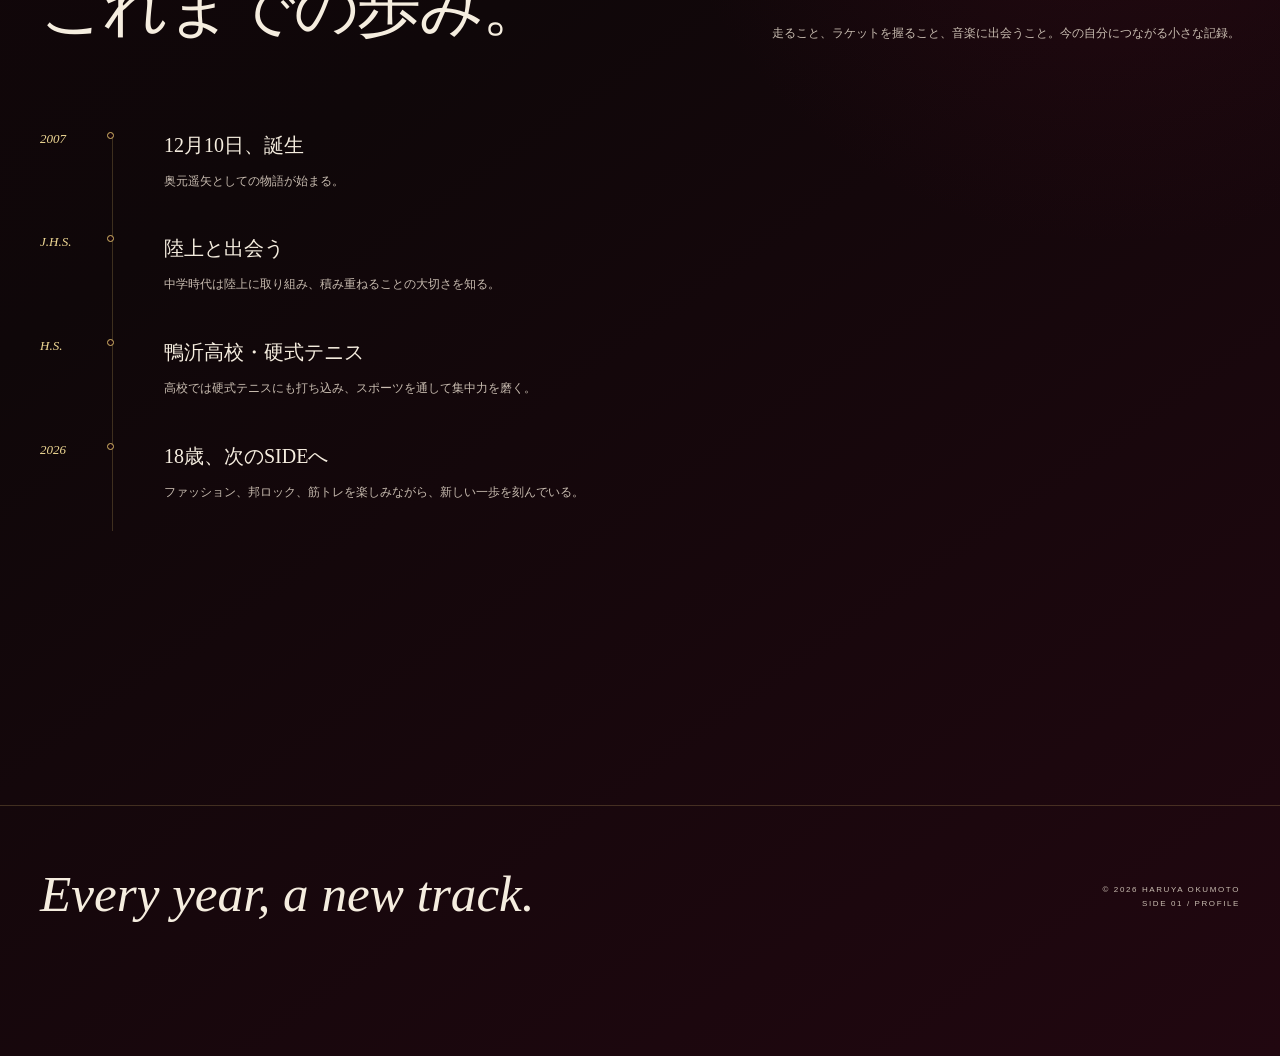
<file: profile.html>
<!DOCTYPE html>
<html lang="ja">
<head>
  <meta charset="UTF-8">
  <meta name="viewport" content="width=device-width, initial-scale=1.0">
  <meta name="description" content="奥元遥矢の経歴紹介">
  <meta name="theme-color" content="#26060f">
  <title>経歴紹介 | 奥元遥矢</title>
  <link rel="stylesheet" href="style.css">
  <script src="script.js" defer></script>
</head>
<body data-track="1">
  <a class="skip-link" href="#main">本文へ移動</a>
  <header class="site-header">
    <div class="header-inner">
      <a class="brand" href="index.html" aria-label="奥元遥矢 トップページ">
        <span class="brand-crest" aria-hidden="true"><span class="laurel left"><i></i><i></i><i></i><i></i></span><span class="monogram">H</span><span class="laurel right"><i></i><i></i><i></i><i></i></span></span>
        <span class="brand-copy"><strong>HARUYA OKUMOTO</strong><small>PERSONAL ARCHIVE</small></span>
      </a>
      <nav class="desktop-nav" aria-label="メインナビゲーション">
        <a href="index.html">TOP</a>
        <a class="active" href="profile.html">経歴紹介</a>
        <a href="bands.html">好きなバンド</a>
        <a href="novels.html">好きな小説</a>
        <a href="sports.html">好きなスポーツ</a>
        <a href="contact.html">問い合わせ</a>
      </nav>
      <button class="menu-toggle" type="button" aria-label="メニューを開く" aria-expanded="false" data-menu-toggle><span></span><span></span></button>
    </div>
  </header>
  <nav class="mobile-nav" aria-label="モバイルナビゲーション">
    <a href="index.html">00 — TOP</a>
    <a href="profile.html">01 — 経歴紹介</a>
    <a href="bands.html">02 — 好きなバンド</a>
    <a href="novels.html">03 — 好きな小説</a>
    <a href="sports.html">04 — 好きなスポーツ</a>
    <a href="contact.html">05 — 問い合わせ</a>
  </nav>

  <main id="main">
    <section class="page-hero" data-side="01">
      <div class="container page-hero-copy">
        <p class="eyebrow">Side 01 / Profile</p>
        <h1 class="page-title">経歴紹介</h1>
        <p class="page-description">2007年から、現在まで。好きなことと挑戦を重ねながら作られてきた、奥元遥矢のプロフィール。</p>
      </div>
    </section>

    <section class="section">
      <div class="container profile-layout">
        <div class="profile-portrait reveal">
          <img src="images/h1.JPG" alt="奥元遥矢の顔写真">
          <small>O.H.</small></div>
        <div>
          <p class="eyebrow reveal">Personal details</p>
          <dl class="profile-list">
            <div class="profile-row reveal"><dt>Name / 名前</dt><dd>奥元 遥矢</dd></div>
            <div class="profile-row reveal"><dt>Gender / 性別</dt><dd>男</dd></div>
            <div class="profile-row reveal"><dt>Age / 年齢</dt><dd>18歳 <small>（2026年時点）</small></dd></div>
            <div class="profile-row reveal"><dt>Birthday / 誕生日</dt><dd>2007年12月10日</dd></div>
            <div class="profile-row reveal"><dt>High school / 出身高校</dt><dd>鴨沂高校</dd></div>
            <div class="profile-row reveal"><dt>Club / 部活</dt><dd>中学・高校で陸上と硬式テニスを経験</dd></div>
            <div class="profile-row reveal"><dt>Hobbies / 趣味</dt><dd>ファッション・邦ロック・筋トレ</dd></div>
          </dl>
        </div>
      </div>
    </section>

    <section class="section">
      <div class="container">
        <div class="section-heading reveal">
          <div><p class="eyebrow">Life timeline</p><h2>これまでの歩み。</h2></div>
          <p>走ること、ラケットを握ること、音楽に出会うこと。今の自分につながる小さな記録。</p>
        </div>
        <div class="timeline">
          <div class="timeline-item reveal"><span class="timeline-year">2007</span><div class="timeline-copy"><h3>12月10日、誕生</h3><p>奥元遥矢としての物語が始まる。</p></div></div>
          <div class="timeline-item reveal"><span class="timeline-year">J.H.S.</span><div class="timeline-copy"><h3>陸上と出会う</h3><p>中学時代は陸上に取り組み、積み重ねることの大切さを知る。</p></div></div>
          <div class="timeline-item reveal"><span class="timeline-year">H.S.</span><div class="timeline-copy"><h3>鴨沂高校・硬式テニス</h3><p>高校では硬式テニスにも打ち込み、スポーツを通して集中力を磨く。</p></div></div>
          <div class="timeline-item reveal"><span class="timeline-year">2026</span><div class="timeline-copy"><h3>18歳、次のSIDEへ</h3><p>ファッション、邦ロック、筋トレを楽しみながら、新しい一歩を刻んでいる。</p></div></div>
        </div>
      </div>
    </section>
  </main>

  <footer class="site-footer"><div class="container footer-inner"><p class="footer-title">Every year, a new track.</p><p class="footer-meta">© 2026 HARUYA OKUMOTO<br>SIDE 01 / PROFILE</p></div></footer>
  <div class="music-player" role="region" aria-label="ビジュアル音楽プレイヤー"><div class="player-inner">
    <div class="now-playing"><span class="mini-record" aria-hidden="true"></span><span class="now-copy"><small>VISUAL PLAYER / SOUND OFF</small><strong data-track-title>PROFILE — WHO I AM</strong></span></div>
    <div class="player-controls"><button class="player-button" type="button" aria-label="前のトラック" data-player-prev>‹</button><button class="player-button play-toggle" type="button" aria-label="再生" data-player-toggle><span data-play-icon>▶</span></button><button class="player-button" type="button" aria-label="次のトラック" data-player-next>›</button></div>
    <div class="player-progress"><span data-current-time>0:00</span><div class="progress-track" role="slider" aria-label="再生位置" aria-valuemin="0" aria-valuemax="100" tabindex="0" data-progress-track><span class="progress-fill" data-progress-fill></span></div><span data-total-time>3:18</span></div>
  </div></div>
  <div class="toast" role="status" aria-live="polite" data-toast></div>
</body>
</html>
</file>
<file: style.css>
@charset "UTF-8";

:root {
  --wine-950: #17040a;
  --wine-900: #26060f;
  --wine-800: #430a1a;
  --wine-700: #68112b;
  --wine-600: #8d1b3b;
  --wine-500: #aa294c;
  --wine-300: #d88498;
  --gold: #d8b768;
  --gold-light: #f0d995;
  --cream: #f5eddf;
  --cream-muted: #c8bcb0;
  --ink: #12080b;
  --line: rgba(216, 183, 104, 0.23);
  --surface: rgba(255, 248, 237, 0.055);
  --serif: "Yu Mincho", "Hiragino Mincho ProN", "Times New Roman", serif;
  --sans: "Yu Gothic", "Hiragino Kaku Gothic ProN", "Noto Sans JP", sans-serif;
  --display: Georgia, "Times New Roman", var(--serif);
  --max: 1200px;
  --player-height: 82px;
}

*,
*::before,
*::after {
  box-sizing: border-box;
}

html {
  scroll-behavior: smooth;
}

body {
  min-width: 320px;
  margin: 0;
  color: var(--cream);
  background:
    radial-gradient(circle at 12% 6%, rgba(141, 27, 59, 0.28), transparent 31rem),
    radial-gradient(circle at 87% 52%, rgba(104, 17, 43, 0.22), transparent 29rem),
    linear-gradient(145deg, var(--wine-950), #0f0709 55%, #210710);
  font-family: var(--sans);
  font-size: 16px;
  line-height: 1.8;
  opacity: 0;
  transition: opacity 0.45s ease;
}

body.is-ready {
  opacity: 1;
}

body::before {
  position: fixed;
  inset: 0;
  z-index: -1;
  content: "";
  pointer-events: none;
  opacity: 0.27;
  background-image:
    repeating-linear-gradient(0deg, rgba(255, 255, 255, 0.015) 0 1px, transparent 1px 4px),
    repeating-linear-gradient(90deg, rgba(255, 255, 255, 0.01) 0 1px, transparent 1px 5px);
}

::selection {
  color: var(--wine-950);
  background: var(--gold-light);
}

a {
  color: inherit;
  text-decoration: none;
}

button,
input,
textarea,
select {
  color: inherit;
  font: inherit;
}

button,
a {
  -webkit-tap-highlight-color: transparent;
}

img {
  max-width: 100%;
}

.skip-link {
  position: fixed;
  top: 10px;
  left: 10px;
  z-index: 9999;
  padding: 8px 14px;
  color: var(--ink);
  background: var(--gold-light);
  border-radius: 4px;
  transform: translateY(-150%);
}

.skip-link:focus {
  transform: translateY(0);
}

.site-header {
  position: sticky;
  top: 0;
  z-index: 100;
  height: 78px;
  border-bottom: 1px solid var(--line);
  background: rgba(23, 4, 10, 0.83);
  -webkit-backdrop-filter: blur(18px);
  backdrop-filter: blur(18px);
}

.header-inner {
  display: flex;
  align-items: center;
  justify-content: space-between;
  width: min(calc(100% - 48px), var(--max));
  height: 100%;
  margin: 0 auto;
}

.brand {
  display: inline-flex;
  align-items: center;
  gap: 12px;
  letter-spacing: 0.12em;
}

.brand-copy {
  display: grid;
  line-height: 1.2;
}

.brand-copy strong {
  font-family: var(--display);
  font-size: 14px;
  font-weight: 500;
  letter-spacing: 0.18em;
}

.brand-copy small {
  margin-top: 4px;
  color: var(--cream-muted);
  font-family: var(--sans);
  font-size: 8px;
  letter-spacing: 0.28em;
}

.brand-crest {
  position: relative;
  display: grid;
  width: 45px;
  height: 45px;
  place-items: center;
  color: var(--gold-light);
  border: 1px solid rgba(216, 183, 104, 0.5);
  border-radius: 50%;
  background: radial-gradient(circle, rgba(216, 183, 104, 0.11), transparent 62%);
  box-shadow: inset 0 0 18px rgba(216, 183, 104, 0.06);
}

.monogram {
  position: relative;
  z-index: 2;
  font-family: var(--display);
  font-size: 22px;
  font-style: italic;
  line-height: 1;
  transform: translateX(-1px);
}

.laurel {
  position: absolute;
  top: 8px;
  width: 11px;
  height: 29px;
  border: solid var(--gold);
  opacity: 0.9;
}

.laurel.left {
  left: 7px;
  border-width: 0 0 1px 1px;
  border-radius: 0 0 0 100%;
  transform: rotate(-8deg);
}

.laurel.right {
  right: 7px;
  border-width: 0 1px 1px 0;
  border-radius: 0 0 100% 0;
  transform: rotate(8deg);
}

.laurel i {
  position: absolute;
  width: 6px;
  height: 3px;
  background: var(--gold);
  border-radius: 100% 0 100% 0;
}

.laurel.left i:nth-child(1) { top: 3px; left: -5px; transform: rotate(35deg); }
.laurel.left i:nth-child(2) { top: 9px; left: -6px; transform: rotate(23deg); }
.laurel.left i:nth-child(3) { top: 15px; left: -6px; transform: rotate(14deg); }
.laurel.left i:nth-child(4) { top: 21px; left: -5px; transform: rotate(4deg); }
.laurel.right i:nth-child(1) { top: 3px; right: -5px; transform: scaleX(-1) rotate(35deg); }
.laurel.right i:nth-child(2) { top: 9px; right: -6px; transform: scaleX(-1) rotate(23deg); }
.laurel.right i:nth-child(3) { top: 15px; right: -6px; transform: scaleX(-1) rotate(14deg); }
.laurel.right i:nth-child(4) { top: 21px; right: -5px; transform: scaleX(-1) rotate(4deg); }

.desktop-nav {
  display: flex;
  align-items: center;
  gap: 5px;
}

.desktop-nav a {
  position: relative;
  padding: 11px 10px;
  color: var(--cream-muted);
  font-size: 11px;
  letter-spacing: 0.13em;
  transition: color 0.25s ease;
}

.desktop-nav a::after {
  position: absolute;
  right: 10px;
  bottom: 4px;
  left: 10px;
  height: 1px;
  content: "";
  background: var(--gold);
  transform: scaleX(0);
  transform-origin: right;
  transition: transform 0.25s ease;
}

.desktop-nav a:hover,
.desktop-nav a.active {
  color: var(--gold-light);
}

.desktop-nav a:hover::after,
.desktop-nav a.active::after {
  transform: scaleX(1);
  transform-origin: left;
}

.menu-toggle {
  display: none;
  width: 42px;
  height: 42px;
  padding: 0;
  border: 1px solid var(--line);
  border-radius: 50%;
  background: transparent;
  cursor: pointer;
}

.menu-toggle span {
  display: block;
  width: 17px;
  height: 1px;
  margin: 5px auto;
  background: var(--gold-light);
  transition: transform 0.25s ease, opacity 0.25s ease;
}

.mobile-nav {
  position: fixed;
  top: 78px;
  right: 0;
  left: 0;
  z-index: 99;
  display: grid;
  padding: 20px 24px 28px;
  border-bottom: 1px solid var(--line);
  background: rgba(23, 4, 10, 0.98);
  transform: translateY(-120%);
  transition: transform 0.35s cubic-bezier(0.2, 0.8, 0.2, 1);
}

.mobile-nav a {
  padding: 11px 4px;
  color: var(--cream-muted);
  border-bottom: 1px solid rgba(216, 183, 104, 0.1);
  font-size: 13px;
  letter-spacing: 0.15em;
}

body.menu-open .mobile-nav {
  transform: translateY(0);
}

body.menu-open .menu-toggle span:first-child {
  transform: translateY(3px) rotate(45deg);
}

body.menu-open .menu-toggle span:last-child {
  transform: translateY(-3px) rotate(-45deg);
}

main {
  overflow: hidden;
  padding-bottom: calc(var(--player-height) + 72px);
}

.container {
  width: min(calc(100% - 48px), var(--max));
  margin: 0 auto;
}

.eyebrow {
  display: flex;
  align-items: center;
  gap: 12px;
  margin: 0 0 16px;
  color: var(--gold-light);
  font-size: 10px;
  font-weight: 600;
  letter-spacing: 0.28em;
  text-transform: uppercase;
}

.eyebrow::before {
  width: 36px;
  height: 1px;
  content: "";
  background: var(--gold);
}

.hero {
  position: relative;
  display: grid;
  min-height: calc(100svh - 78px);
  align-items: center;
  padding: 72px 0 88px;
}

.hero-grid {
  display: grid;
  grid-template-columns: 1.12fr 0.88fr;
  gap: 6vw;
  align-items: center;
}

.hero h1 {
  max-width: 790px;
  margin: 0;
  font-family: var(--serif);
  font-size: clamp(46px, 7.2vw, 104px);
  font-weight: 500;
  letter-spacing: -0.055em;
  line-height: 0.99;
}

.hero h1 .outline {
  display: block;
  color: transparent;
  -webkit-text-stroke: 1px rgba(240, 217, 149, 0.78);
  font-family: var(--display);
  font-style: italic;
  letter-spacing: -0.035em;
}

.hero-lead {
  max-width: 600px;
  margin: 28px 0 0;
  color: var(--cream-muted);
  font-size: 14px;
  line-height: 2.05;
}

.hero-actions {
  display: flex;
  flex-wrap: wrap;
  gap: 12px;
  margin-top: 36px;
}

.button {
  display: inline-flex;
  min-height: 50px;
  align-items: center;
  justify-content: center;
  gap: 12px;
  padding: 0 23px;
  border: 1px solid var(--gold);
  border-radius: 999px;
  font-size: 11px;
  font-weight: 600;
  letter-spacing: 0.16em;
  cursor: pointer;
  transition: color 0.25s ease, background 0.25s ease, transform 0.25s ease;
}

.button.primary {
  color: var(--wine-950);
  background: var(--gold-light);
}

.button.secondary {
  color: var(--gold-light);
  background: transparent;
}

.button:hover {
  transform: translateY(-2px);
}

.button.primary:hover {
  background: var(--cream);
}

.button .arrow {
  font-size: 16px;
}

.record-stage {
  position: relative;
  display: grid;
  min-height: 480px;
  place-items: center;
}

.record-stage::before {
  position: absolute;
  width: min(39vw, 450px);
  aspect-ratio: 1;
  content: "";
  border: 1px solid rgba(216, 183, 104, 0.14);
  border-radius: 50%;
  box-shadow: 0 0 0 44px rgba(216, 183, 104, 0.025), 0 0 0 88px rgba(216, 183, 104, 0.018);
}

.vinyl {
  position: relative;
  width: min(34vw, 390px);
  aspect-ratio: 1;
  border-radius: 50%;
  background:
    radial-gradient(circle at 50% 50%, #0b0809 0 2.5%, transparent 2.8%),
    radial-gradient(circle at 50% 50%, var(--gold) 0 4%, #ede0b4 4.4% 5%, var(--wine-700) 5.4% 18%, transparent 18.4%),
    repeating-radial-gradient(circle at 50% 50%, #151113 0 3px, #262022 4px 5px, #0b090a 6px 8px);
  box-shadow: -20px 28px 65px rgba(0, 0, 0, 0.58), inset 0 0 28px rgba(255, 255, 255, 0.08);
}

.vinyl::before {
  position: absolute;
  inset: 0;
  content: "";
  border-radius: inherit;
  background: conic-gradient(from 20deg, transparent 0 12%, rgba(255, 255, 255, 0.13) 16%, transparent 21% 50%, rgba(255, 255, 255, 0.08) 56%, transparent 61%);
  mix-blend-mode: screen;
}

.vinyl::after {
  position: absolute;
  top: 37%;
  right: 37%;
  bottom: 37%;
  left: 37%;
  display: grid;
  content: "H";
  place-items: center;
  color: var(--gold-light);
  border: 1px solid rgba(240, 217, 149, 0.42);
  border-radius: 50%;
  font-family: var(--display);
  font-size: clamp(20px, 3vw, 42px);
  font-style: italic;
  background: radial-gradient(circle, var(--wine-600), var(--wine-800));
}

.vinyl.is-spinning,
body.is-playing .vinyl {
  animation: spin 7s linear infinite;
}

@keyframes spin {
  to { transform: rotate(360deg); }
}

.record-caption {
  position: absolute;
  right: 0;
  bottom: 30px;
  display: grid;
  padding-left: 18px;
  border-left: 1px solid var(--gold);
  line-height: 1.4;
}

.record-caption strong {
  font-family: var(--display);
  font-size: 12px;
  font-weight: 400;
  letter-spacing: 0.2em;
}

.record-caption small {
  margin-top: 5px;
  color: var(--cream-muted);
  font-size: 8px;
  letter-spacing: 0.22em;
}

.scroll-cue {
  position: absolute;
  bottom: 35px;
  left: 50%;
  display: grid;
  gap: 8px;
  place-items: center;
  color: var(--cream-muted);
  font-size: 8px;
  letter-spacing: 0.27em;
  transform: translateX(-50%);
}

.scroll-cue::after {
  width: 1px;
  height: 42px;
  content: "";
  background: linear-gradient(var(--gold), transparent);
  animation: scrollLine 1.8s ease-in-out infinite;
  transform-origin: top;
}

@keyframes scrollLine {
  0%, 100% { transform: scaleY(0.35); opacity: 0.45; }
  50% { transform: scaleY(1); opacity: 1; }
}

.section {
  padding: 110px 0;
}

.section + .section {
  border-top: 1px solid rgba(216, 183, 104, 0.1);
}

.section-heading {
  display: flex;
  align-items: end;
  justify-content: space-between;
  gap: 30px;
  margin-bottom: 48px;
}

.section-heading h2,
.page-title {
  margin: 0;
  font-family: var(--serif);
  font-size: clamp(36px, 5vw, 70px);
  font-weight: 500;
  letter-spacing: -0.04em;
  line-height: 1.15;
}

.section-heading p {
  max-width: 470px;
  margin: 0;
  color: var(--cream-muted);
  font-size: 12px;
  line-height: 1.9;
}

.route-grid {
  display: grid;
  grid-template-columns: repeat(12, 1fr);
  gap: 16px;
}

.route-card {
  position: relative;
  display: flex;
  min-height: 240px;
  flex-direction: column;
  justify-content: space-between;
  padding: 26px;
  overflow: hidden;
  border: 1px solid var(--line);
  border-radius: 2px;
  background:
    radial-gradient(circle at 100% 100%, rgba(141, 27, 59, 0.26), transparent 60%),
    var(--surface);
  transition: border-color 0.3s ease, transform 0.3s ease, background 0.3s ease;
}

.route-card:nth-child(1),
.route-card:nth-child(2) {
  grid-column: span 6;
}

.route-card:nth-child(n + 3) {
  grid-column: span 4;
}

.route-card::after {
  position: absolute;
  right: -55px;
  bottom: -80px;
  width: 190px;
  aspect-ratio: 1;
  content: "";
  border: 16px double rgba(216, 183, 104, 0.08);
  border-radius: 50%;
  transition: transform 0.5s ease;
}

.route-card:hover {
  border-color: rgba(216, 183, 104, 0.56);
  background-color: rgba(255, 248, 237, 0.075);
  transform: translateY(-5px);
}

.route-card:hover::after {
  transform: rotate(35deg) scale(1.08);
}

.route-number {
  color: var(--gold);
  font-family: var(--display);
  font-size: 10px;
  letter-spacing: 0.22em;
}

.route-card h3 {
  position: relative;
  z-index: 1;
  margin: auto 0 5px;
  font-family: var(--serif);
  font-size: clamp(23px, 3vw, 34px);
  font-weight: 500;
  line-height: 1.2;
}

.route-card p {
  position: relative;
  z-index: 1;
  margin: 0;
  color: var(--cream-muted);
  font-size: 10px;
  letter-spacing: 0.14em;
}

.route-arrow {
  position: absolute;
  top: 23px;
  right: 25px;
  color: var(--gold-light);
  font-size: 22px;
  transition: transform 0.3s ease;
}

.route-card:hover .route-arrow {
  transform: translate(4px, -4px);
}

.quote-block {
  display: grid;
  grid-template-columns: 0.75fr 1.25fr;
  gap: 8vw;
  align-items: center;
}

.quote-number {
  position: relative;
  display: grid;
  width: min(100%, 350px);
  aspect-ratio: 1;
  place-items: center;
  color: var(--gold-light);
  border: 1px solid var(--line);
  border-radius: 50%;
  font-family: var(--display);
  font-size: clamp(72px, 11vw, 150px);
  font-style: italic;
}

.quote-number::before,
.quote-number::after {
  position: absolute;
  content: "";
  border: 1px solid rgba(216, 183, 104, 0.1);
  border-radius: 50%;
}

.quote-number::before { inset: 9%; }
.quote-number::after { inset: 21%; }

.quote-copy blockquote {
  margin: 0;
  font-family: var(--serif);
  font-size: clamp(25px, 3.6vw, 48px);
  line-height: 1.55;
}

.quote-copy cite {
  display: block;
  margin-top: 24px;
  color: var(--gold);
  font-size: 10px;
  font-style: normal;
  letter-spacing: 0.24em;
}

.page-hero {
  position: relative;
  display: flex;
  min-height: 440px;
  align-items: end;
  padding: 90px 0 62px;
  border-bottom: 1px solid var(--line);
}

.page-hero::after {
  position: absolute;
  right: max(24px, calc((100vw - var(--max)) / 2));
  bottom: -82px;
  width: 230px;
  aspect-ratio: 1;
  content: attr(data-side);
  color: rgba(216, 183, 104, 0.1);
  border: 1px solid rgba(216, 183, 104, 0.1);
  border-radius: 50%;
  font-family: var(--display);
  font-size: 62px;
  font-style: italic;
  line-height: 230px;
  text-align: center;
}

.page-hero-copy {
  position: relative;
  z-index: 1;
  max-width: 780px;
}

.page-description {
  max-width: 620px;
  margin: 22px 0 0;
  color: var(--cream-muted);
  font-size: 13px;
}

.profile-layout {
  display: grid;
  grid-template-columns: 0.75fr 1.25fr;
  gap: 7vw;
  align-items: start;
}

.profile-portrait{
    position: relative;
    width: 500px;
    aspect-ratio: 1;
    padding: 12px;              /* 枠の太さ */
    border: 2px solid #c8a86b;  /* 金色の枠 */
    border-radius: 22px;
    overflow: hidden;
    box-shadow: 0 20px 40px rgba(0,0,0,.35);
}

.profile-portrait img{
    width:100%;
    height:100%;
    object-fit:cover;
    border-radius:12px;
    display:block;
}

.profile-portrait::before{
    content:"";
    position:absolute;
    inset:6px;
    border:1px solid rgba(200,168,107,.7);
    border-radius:16px;
    pointer-events:none;
}

.profile-portrait small {
  position: absolute;
  right: 20px;
  bottom: 16px;
  color: var(--cream-muted);
  font-size: 8px;
  letter-spacing: 0.26em;
}

.profile-list {
  margin: 0;
}

.profile-row {
  display: grid;
  grid-template-columns: 150px 1fr;
  gap: 20px;
  padding: 24px 0;
  border-bottom: 1px solid var(--line);
}

.profile-row dt {
  color: var(--gold);
  font-family: var(--display);
  font-size: 10px;
  letter-spacing: 0.2em;
  text-transform: uppercase;
}

.profile-row dd {
  margin: 0;
  font-family: var(--serif);
  font-size: clamp(20px, 2.5vw, 26px);
  line-height: 1.55;
}

.timeline {
  position: relative;
  display: grid;
  gap: 0;
  margin-top: 82px;
}

.timeline::before {
  position: absolute;
  top: 10px;
  bottom: 10px;
  left: 72px;
  width: 1px;
  content: "";
  background: var(--line);
}

.timeline-item {
  position: relative;
  display: grid;
  grid-template-columns: 70px 1fr;
  gap: 32px;
  padding: 0 0 38px;
}

.timeline-year {
  color: var(--gold-light);
  font-family: var(--display);
  font-size: 13px;
  font-style: italic;
}

.timeline-copy {
  position: relative;
  padding-left: 22px;
}

.timeline-copy::before {
  position: absolute;
  top: 5px;
  left: -35px;
  width: 7px;
  height: 7px;
  content: "";
  border: 1px solid var(--gold);
  border-radius: 50%;
  background: var(--wine-950);
}

.timeline-copy h3 {
  margin: 0 0 8px;
  font-family: var(--serif);
  font-size: 20px;
  font-weight: 500;
}

.timeline-copy p {
  margin: 0;
  color: var(--cream-muted);
  font-size: 12px;
}

.band-list {
  display: grid;
  gap: 34px;
}

.band-card {
  display: grid;
  grid-template-columns: 0.72fr 1.28fr;
  min-height: 370px;
  overflow: hidden;
  border: 1px solid var(--line);
  background: rgba(255, 248, 237, 0.025);
}

.album-art {
    position: relative;
    width: 440px;
    height: 370px;
    overflow: hidden;
    border-radius: 12px;
}

.album-art img {
    width: 100%;
    height: 100%;
    object-fit: cover;
    display: block;
}

.album-index {
    position: absolute;
    left: 10px;
    bottom: 10px;
    color: white;
    background: rgba(0,0,0,0.6);
    padding: 5px 10px;
    border-radius: 6px;
    font-size: 12px;
}

.album-art .album-index {
  position: absolute;
  bottom: 16px;
  left: 18px;
  z-index: 3;
  color: var(--cream-muted);
  font-size: 8px;
  letter-spacing: 0.24em;
}

.band-content {
  display: flex;
  flex-direction: column;
  padding: clamp(28px, 5vw, 54px);
}

.band-kicker {
  color: var(--gold);
  font-family: var(--display);
  font-size: 9px;
  letter-spacing: 0.26em;
}

.band-content h2 {
  margin: 12px 0 17px;
  font-family: var(--display);
  font-size: clamp(35px, 5vw, 62px);
  font-weight: 400;
  line-height: 1;
}

.band-intro {
  max-width: 580px;
  margin: 0;
  color: var(--cream-muted);
  font-size: 12px;
}

.favorite-track {
  display: grid;
  grid-template-columns: 48px 1fr auto;
  gap: 15px;
  align-items: center;
  margin-top: auto;
  padding-top: 28px;
  border-top: 1px solid var(--line);
}

.track-play {
  display: grid;
  width: 46px;
  height: 46px;
  padding: 0;
  place-items: center;
  color: var(--gold-light);
  border: 1px solid var(--gold);
  border-radius: 50%;
  background: transparent;
  cursor: pointer;
  transition: background 0.25s ease, color 0.25s ease;
}

.track-play:hover {
  color: var(--wine-950);
  background: var(--gold-light);
}

.track-meta {
  display: grid;
  min-width: 0;
  line-height: 1.5;
}

.track-meta small {
  color: var(--gold);
  font-size: 8px;
  letter-spacing: 0.2em;
}

.track-meta strong {
  overflow: hidden;
  margin-top: 5px;
  font-family: var(--serif);
  font-size: 15px;
  font-weight: 500;
  text-overflow: ellipsis;
  white-space: nowrap;
}

.placeholder-link {
  padding: 8px 0;
  color: var(--cream-muted);
  border-bottom: 1px solid var(--gold);
  font-size: 9px;
  letter-spacing: 0.14em;
  cursor: pointer;
}

.novel-shelf {
  display: grid;
  grid-template-columns: repeat(3, 1fr);
  gap: 20px;
  align-items: end;
}

.book-card {
  position: relative;
  display: flex;
  min-height: 500px;
  flex-direction: column;
  padding: 30px;
  overflow: hidden;
  color: var(--cream);
  border: 1px solid rgba(216, 183, 104, 0.4);
  background:
    linear-gradient(155deg, rgba(255, 255, 255, 0.055), transparent 35%),
    var(--book-color, var(--wine-800));
  box-shadow: 12px 18px 35px rgba(0, 0, 0, 0.25);
  transition: transform 0.35s ease, box-shadow 0.35s ease;
}

.book-card:nth-child(2) {
  min-height: 540px;
}

.book-card:hover {
  z-index: 2;
  box-shadow: 18px 24px 50px rgba(0, 0, 0, 0.42);
  transform: translateY(-12px) rotate(-0.5deg);
}

.book-card::before {
  position: absolute;
  top: 0;
  bottom: 0;
  left: 12px;
  width: 1px;
  content: "";
  background: rgba(216, 183, 104, 0.25);
  box-shadow: 3px 0 8px rgba(0, 0, 0, 0.22);
}

.book-number {
  color: var(--gold-light);
  font-family: var(--display);
  font-size: 9px;
  letter-spacing: 0.25em;
}

.book-card h2 {
  margin: 54px 0 14px;
  font-family: var(--serif);
  font-size: clamp(27px, 3vw, 38px);
  font-weight: 500;
  line-height: 1.45;
  writing-mode: vertical-tb;
}

.book-card p {
  max-width: 28em;
  margin: auto 0 0;
  color: rgba(245, 237, 223, 0.68);
  font-size: 11px;
  line-height: 1.9;
}

.book-cover{
    width:100%;
    height:100%;
    object-fit:cover;
    border-radius:10px;
    box-shadow:0 10px 25px rgba(0,0,0,.35);
    transition:.3s;
}

.reading-note {
  display: grid;
  grid-template-columns: 0.9fr 1.1fr;
  gap: 7vw;
  align-items: center;
}

.reading-note h2 {
  margin: 0;
  font-family: var(--serif);
  font-size: clamp(31px, 4vw, 52px);
  font-weight: 500;
  line-height: 1.45;
}

.reading-note p {
  margin: 0;
  color: var(--cream-muted);
  font-size: 12px;
}

.sports-grid {
  display: grid;
  grid-template-columns: repeat(2, 1fr);
  gap: 22px;
}

.sport-card {
  position: relative;
  min-height: 580px;
  padding: clamp(28px, 4vw, 48px);
  overflow: hidden;
  border: 1px solid var(--line);
  background:
    linear-gradient(180deg, transparent 45%, rgba(0, 0, 0, 0.6)),
    radial-gradient(circle at 60% 30%, var(--sport-glow, rgba(141, 27, 59, 0.6)), transparent 42%),
    #170b0e;
}

.sport-index {
  color: var(--gold);
  font-family: var(--display);
  font-size: 9px;
  letter-spacing: 0.24em;
}

.sport-copy {
  position: absolute;
  right: clamp(28px, 4vw, 48px);
  bottom: clamp(28px, 4vw, 48px);
  left: clamp(28px, 4vw, 48px);
  z-index: 2;
}

.sport-copy h2 {
  margin: 0;
  font-family: var(--display);
  font-size: clamp(42px, 6vw, 72px);
  font-weight: 400;
  line-height: 1;
}

.sport-copy p {
  margin: 18px 0 0;
  color: var(--cream-muted);
  font-size: 12px;
}

.sport-tags {
  display: flex;
  flex-wrap: wrap;
  gap: 8px;
  margin-top: 22px;
}

.sport-tags span {
  padding: 5px 10px;
  border: 1px solid rgba(216, 183, 104, 0.35);
  border-radius: 999px;
  color: var(--gold-light);
  font-size: 8px;
  letter-spacing: 0.16em;
}

.sport-image{
    width:300px;
    aspect-ratio:1/1;
    object-fit:cover;
    border-radius:16px;
    display:block;
    margin:0 auto 20px;
    box-shadow:0 10px 25px rgba(0,0,0,.35);
    transition:.3s;
}

.routine {
  display: grid;
  grid-template-columns: repeat(3, 1fr);
  gap: 1px;
  border: 1px solid var(--line);
  background: var(--line);
}

.routine-card {
  min-height: 190px;
  padding: 28px;
  background: var(--wine-950);
}

.routine-card small {
  color: var(--gold);
  font-family: var(--display);
  font-size: 9px;
  letter-spacing: 0.22em;
}

.routine-card h3 {
  margin: 25px 0 8px;
  font-family: var(--serif);
  font-size: 21px;
  font-weight: 500;
}

.routine-card p {
  margin: 0;
  color: var(--cream-muted);
  font-size: 11px;
}

.contact-layout {
  display: grid;
  grid-template-columns: 0.75fr 1.25fr;
  gap: 8vw;
  align-items: start;
}

.contact-side {
  position: sticky;
  top: 120px;
}

.contact-side h2 {
  margin: 0;
  font-family: var(--serif);
  font-size: clamp(31px, 4vw, 52px);
  font-weight: 500;
  line-height: 1.45;
}

.contact-side p {
  margin: 24px 0 0;
  color: var(--cream-muted);
  font-size: 12px;
}

.no-send-note {
  display: flex;
  gap: 10px;
  align-items: flex-start;
  margin-top: 32px;
  padding: 16px;
  border: 1px solid var(--line);
  color: var(--gold-light);
  font-size: 10px;
  line-height: 1.7;
}

.no-send-note::before {
  flex: none;
  content: "●";
  color: var(--gold);
  font-size: 7px;
}

.contact-form {
  display: grid;
  gap: 28px;
}

.form-row {
  display: grid;
  grid-template-columns: repeat(2, 1fr);
  gap: 22px;
}

.field {
  display: grid;
  gap: 9px;
}

.field label {
  color: var(--gold-light);
  font-size: 9px;
  letter-spacing: 0.2em;
}

.field input,
.field textarea,
.field select {
  width: 100%;
  padding: 14px 0;
  border: 0;
  border-bottom: 1px solid rgba(216, 183, 104, 0.38);
  border-radius: 0;
  outline: 0;
  background: transparent;
  transition: border-color 0.25s ease, background 0.25s ease;
}

.field textarea {
  min-height: 170px;
  resize: vertical;
}

.field input:focus,
.field textarea:focus,
.field select:focus {
  border-bottom-color: var(--gold-light);
  background: rgba(216, 183, 104, 0.03);
}

.field input::placeholder,
.field textarea::placeholder {
  color: rgba(200, 188, 176, 0.47);
}

.contact-form .button {
  justify-self: start;
}

.site-footer {
  position: relative;
  padding: 62px 0 calc(var(--player-height) + 55px);
  border-top: 1px solid var(--line);
}

.footer-inner {
  display: flex;
  align-items: end;
  justify-content: space-between;
  gap: 35px;
}

.footer-title {
  margin: 0;
  font-family: var(--display);
  font-size: clamp(30px, 4vw, 52px);
  font-style: italic;
  line-height: 1;
}

.footer-meta {
  color: var(--cream-muted);
  font-size: 8px;
  letter-spacing: 0.2em;
  text-align: right;
}

.music-player {
  position: fixed;
  right: 0;
  bottom: 0;
  left: 0;
  z-index: 150;
  height: var(--player-height);
  border-top: 1px solid rgba(216, 183, 104, 0.38);
  background: rgba(16, 4, 8, 0.94);
  -webkit-backdrop-filter: blur(22px);
  backdrop-filter: blur(22px);
}

.player-inner {
  display: grid;
  grid-template-columns: minmax(200px, 0.9fr) auto minmax(260px, 1.1fr);
  gap: 28px;
  align-items: center;
  width: min(calc(100% - 48px), var(--max));
  height: 100%;
  margin: 0 auto;
}

.now-playing {
  display: flex;
  min-width: 0;
  gap: 12px;
  align-items: center;
}

.mini-record {
  position: relative;
  flex: none;
  width: 40px;
  height: 40px;
  border: 1px solid rgba(216, 183, 104, 0.28);
  border-radius: 50%;
  background: repeating-radial-gradient(circle, #151113 0 2px, #352128 3px 4px);
}

.mini-record::after {
  position: absolute;
  inset: 32%;
  content: "";
  border-radius: 50%;
  background: var(--wine-600);
}

body.is-playing .mini-record {
  animation: spin 3s linear infinite;
}

.now-copy {
  display: grid;
  min-width: 0;
  line-height: 1.3;
}

.now-copy small {
  color: var(--gold);
  font-size: 7px;
  letter-spacing: 0.18em;
}

.now-copy strong {
  overflow: hidden;
  margin-top: 5px;
  font-size: 10px;
  font-weight: 500;
  letter-spacing: 0.12em;
  text-overflow: ellipsis;
  white-space: nowrap;
}

.player-controls {
  display: flex;
  gap: 8px;
  align-items: center;
}

.player-button {
  display: grid;
  width: 32px;
  height: 32px;
  padding: 0;
  place-items: center;
  color: var(--cream-muted);
  border: 0;
  background: transparent;
  cursor: pointer;
}

.player-button:hover {
  color: var(--gold-light);
}

.player-button.play-toggle {
  width: 43px;
  height: 43px;
  color: var(--wine-950);
  border-radius: 50%;
  background: var(--gold-light);
}

.player-progress {
  display: grid;
  grid-template-columns: 34px 1fr 34px;
  gap: 10px;
  align-items: center;
  color: var(--cream-muted);
  font-family: var(--display);
  font-size: 8px;
}

.progress-track {
  position: relative;
  height: 2px;
  overflow: hidden;
  background: rgba(245, 237, 223, 0.18);
  cursor: pointer;
}

.progress-fill {
  display: block;
  width: 0;
  height: 100%;
  background: var(--gold-light);
}

.toast {
  position: fixed;
  right: 24px;
  bottom: calc(var(--player-height) + 22px);
  z-index: 300;
  max-width: min(360px, calc(100% - 48px));
  padding: 14px 18px;
  color: var(--wine-950);
  border-radius: 2px;
  background: var(--gold-light);
  box-shadow: 0 15px 40px rgba(0, 0, 0, 0.34);
  font-size: 11px;
  line-height: 1.6;
  opacity: 0;
  pointer-events: none;
  transform: translateY(12px);
  transition: opacity 0.25s ease, transform 0.25s ease;
}

.toast.show {
  opacity: 1;
  transform: translateY(0);
}

.reveal {
  opacity: 0;
  transform: translateY(22px);
  transition: opacity 0.65s ease, transform 0.65s ease;
}

.reveal.visible {
  opacity: 1;
  transform: translateY(0);
}

@media (max-width: 980px) {
  .desktop-nav { display: none; }
  .menu-toggle { display: block; }
  .hero-grid { grid-template-columns: 1fr; gap: 45px; }
  .hero { padding-top: 65px; }
  .hero-copy { position: relative; z-index: 2; }
  .record-stage { min-height: 410px; }
  .vinyl { width: min(68vw, 360px); }
  .record-stage::before { width: min(76vw, 420px); }
  .route-card:nth-child(n) { grid-column: span 6; }
  .route-card:last-child { grid-column: span 12; }
  .profile-layout { grid-template-columns: 0.8fr 1.2fr; gap: 40px; }
  .profile-portrait { min-height: 430px; }
  .band-card { grid-template-columns: 0.8fr 1.2fr; }
  .favorite-track { grid-template-columns: 48px 1fr; }
  .placeholder-link { grid-column: 2; justify-self: start; }
  .novel-shelf { gap: 12px; }
  .book-card { padding: 24px; }
  .player-inner { grid-template-columns: minmax(160px, 1fr) auto 1.2fr; gap: 15px; }
}

@media (max-width: 720px) {
  :root { --player-height: 72px; }
  .container,
  .header-inner,
  .player-inner { width: min(calc(100% - 32px), var(--max)); }
  .site-header { height: 68px; }
  .brand-copy small { display: none; }
  .brand-crest { width: 39px; height: 39px; }
  .brand-copy strong { font-size: 12px; }
  .mobile-nav { top: 68px; }
  .hero { min-height: auto; padding: 78px 0 110px; }
  .hero h1 { font-size: clamp(44px, 14vw, 72px); }
  .hero-lead { font-size: 12px; }
  .record-stage { min-height: 350px; }
  .vinyl { width: min(78vw, 320px); }
  .record-stage::before { width: min(88vw, 370px); }
  .record-caption { right: 10px; bottom: 5px; }
  .scroll-cue { display: none; }
  .section { padding: 78px 0; }
  .section-heading { display: grid; margin-bottom: 32px; }
  .route-grid { gap: 12px; }
  .route-card:nth-child(n) { grid-column: span 12; min-height: 190px; }
  .quote-block,
  .profile-layout,
  .reading-note,
  .contact-layout { grid-template-columns: 1fr; gap: 50px; }
  .quote-number { width: 70%; margin: 0 auto; }
  .profile-portrait,
  .contact-side { position: relative; top: auto; }
  .profile-portrait { min-height: 360px; }
  .profile-row { grid-template-columns: 105px 1fr; gap: 12px; }
  .page-hero { min-height: 390px; padding-top: 76px; }
  .page-hero::after { right: -70px; bottom: -90px; }
  .band-card { grid-template-columns: 1fr; }
  .album-art { min-height: 310px; }
  .band-content { min-height: 360px; }
  .novel-shelf { grid-template-columns: 1fr; gap: 20px; }
  .book-card,
  .book-card:nth-child(2) { min-height: 410px; }
  .book-card h2 { margin-top: 35px; writing-mode: initial; }
  .sports-grid { grid-template-columns: 1fr; }
  .sport-card { min-height: 520px; }
  .routine { grid-template-columns: 1fr; }
  .form-row { grid-template-columns: 1fr; }
  .footer-inner { display: grid; }
  .footer-meta { text-align: left; }
  .player-inner { grid-template-columns: 1fr auto; }
  .player-progress { display: none; }
  .player-button:not(.play-toggle) { display: none; }
  .now-copy strong { max-width: 42vw; }
}

@media (max-width: 420px) {
  .hero-actions { display: grid; }
  .button { width: 100%; }
  .profile-row { grid-template-columns: 1fr; gap: 3px; }
  .timeline::before { left: 54px; }
  .timeline-item { grid-template-columns: 52px 1fr; gap: 22px; }
  .timeline-copy::before { left: -28px; }
  .favorite-track { grid-template-columns: 42px 1fr; }
  .track-play { width: 40px; height: 40px; }
}

@media (prefers-reduced-motion: reduce) {
  html { scroll-behavior: auto; }
  *,
  *::before,
  *::after {
    scroll-behavior: auto !important;
    animation-duration: 0.01ms !important;
    animation-iteration-count: 1 !important;
    transition-duration: 0.01ms !important;
  }
  .reveal { opacity: 1; transform: none; }
}
</file>
